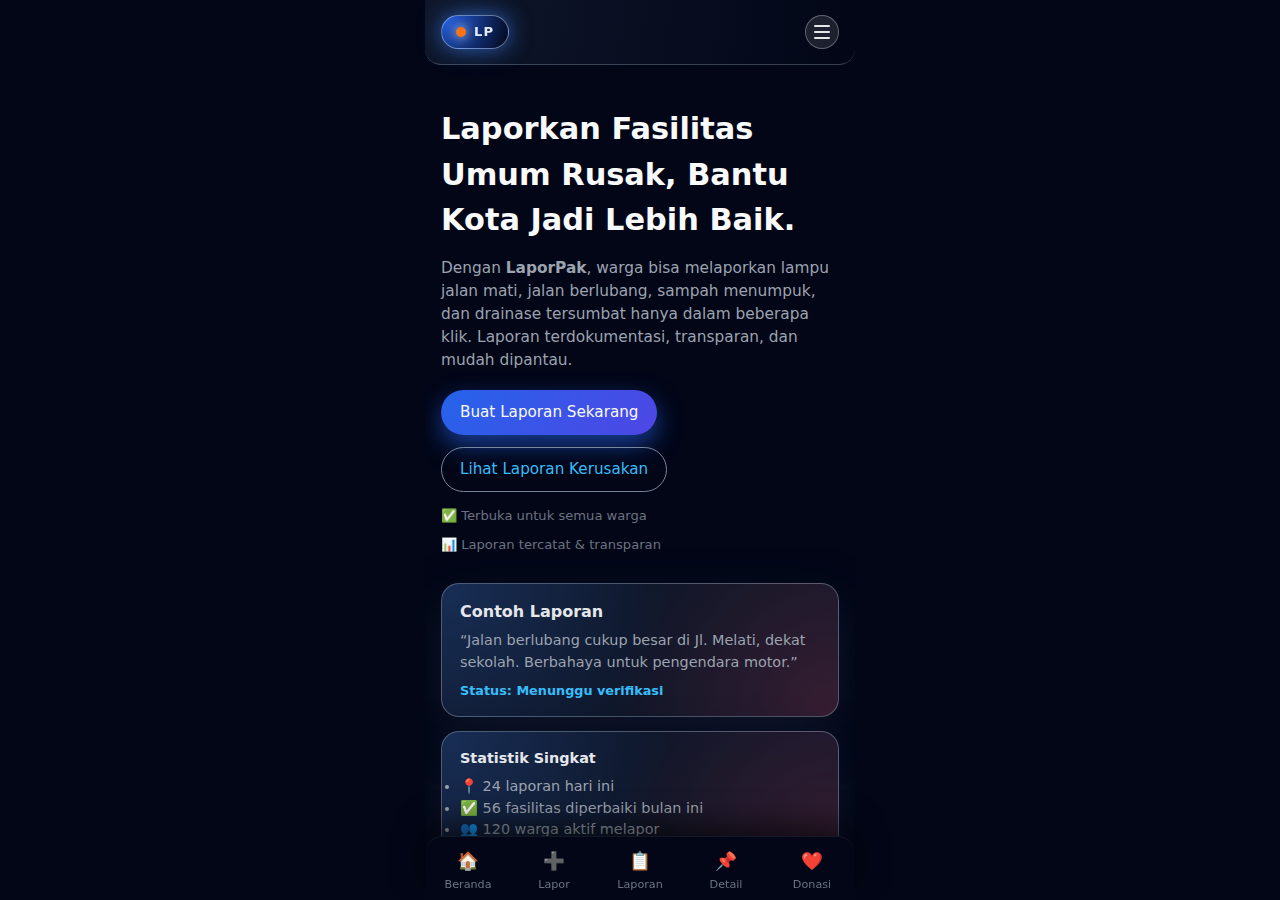
<file: index.html>
<!DOCTYPE html>
<html lang="id">
<head>
  <meta charset="UTF-8" />
  <meta name="viewport" content="width=device-width, initial-scale=1.0" />
  <title>LaporPak - Beranda</title>
  
  <link rel="stylesheet" href="assets/css/style.css" />
    <div class="app-shell">
    <div class="app-shell-inner">
</head>

<body>
  
  <!-- HEADER / NAVBAR -->
 <header class="site-header">
  <div class="container nav-container">
    <!-- Logo saja di kiri -->
  <a href="index.html" class="logo-link" aria-label="Kembali ke beranda">
        <div class="app-logo-pill">
          <span class="app-logo-dot"></span>
          <span class="app-logo-text">LP</span>
        </div>
      </a>

    <!-- Tombol hamburger di kanan -->
    <button class="menu-toggle" id="menuToggle" aria-label="Buka menu">
      <span class="menu-line"></span>
      <span class="menu-line"></span>
      <span class="menu-line"></span>
    </button>

    <!-- Menu mobile: isi hanya "Tentang" -->
    <ul class="nav-menu" id="navMenu">
      <li><a href="tentang.html">Tentang Aplikasi</a></li>
    </ul>
  </div>
</header>


  <!-- KONTEN UTAMA -->
  <main>
    <!-- SECTION HERO -->
    <section class="hero">
      <div class="container hero-inner">
        <div class="hero-content">
          <h1>Laporkan Fasilitas Umum Rusak, Bantu Kota Jadi Lebih Baik.</h1>
          <p>
            Dengan <strong>LaporPak</strong>, warga bisa melaporkan lampu jalan mati,
            jalan berlubang, sampah menumpuk, dan drainase tersumbat hanya dalam
            beberapa klik. Laporan terdokumentasi, transparan, dan mudah dipantau.
          </p>

          <div class="hero-actions">
            <a href="lapor.html" class="btn btn-primary" id="btnOpenDemo">
           Buat Laporan Sekarang
            </a>

            <a href="detail-laporan.html" class="btn btn-outline">
            Lihat Laporan Kerusakan
            </a>
          </div>

          <div class="hero-meta">
            <span>✅ Terbuka untuk semua warga</span>
            <span>📊 Laporan tercatat & transparan</span>
          </div>
        </div>

        <div class="hero-illustration">
          <!-- Sementara pakai box dummy, nanti bisa diganti gambar -->
          <div class="hero-card">
            <p class="hero-card-title">Contoh Laporan</p>
            <p class="hero-card-text">
              “Jalan berlubang cukup besar di Jl. Melati, dekat sekolah. Berbahaya
              untuk pengendara motor.”
            </p>
            <p class="hero-card-status">Status: Menunggu verifikasi</p>
          </div>

          <div class="hero-card small">
            <p class="hero-card-title">Statistik Singkat</p>
            <ul>
              <li>📍 24 laporan hari ini</li>
              <li>✅ 56 fasilitas diperbaiki bulan ini</li>
              <li>👥 120 warga aktif melapor</li>
            </ul>
          </div>
        </div>
      </div>
    </section>
  </main>

  <!-- FOOTER -->
  <footer class="site-footer">
    <div class="container footer-inner">
      <p>© 2025 Lapor Pak. Dibuat sebagai prototipe aplikasi sosial.</p>
      <p class="footer-links">
        <a href="tentang.html">Tentang</a> ·
        <a href="#!">Kebijakan</a> ·
        <a href="#!">Kontak</a>
      </p>
    </div>
  </footer>

  <script src="assets/js/menu.js"></script>
  <script src="assets/js/main.js"></script>
<nav class="bottom-nav">
  <a href="index.html" class="bottom-nav-item">
    <span class="bottom-nav-icon">🏠</span>
    <span class="bottom-nav-label">Beranda</span>
  </a>

  <a href="lapor.html" class="bottom-nav-item">
    <span class="bottom-nav-icon">➕</span>
    <span class="bottom-nav-label">Lapor</span>
  </a>

  <!-- <a href="peta.html" class="bottom-nav-item">
    <span class="bottom-nav-icon">🗺️</span>
    <span class="bottom-nav-label">Peta</span>
  </a> -->

  <a href="laporan-saya.html" class="bottom-nav-item">
    <span class="bottom-nav-icon">📋</span>
    <span class="bottom-nav-label">Laporan</span>
  </a>

  <a href="detail-laporan.html?id=lap1" class="bottom-nav-item">
    <span class="bottom-nav-icon">📌</span>
    <span class="bottom-nav-label">Detail</span>
  </a>

  <a href="donasi.html" class="bottom-nav-item">
    <span class="bottom-nav-icon">❤️</span>
    <span class="bottom-nav-label">Donasi</span>
  </a>
</nav>
<!-- MODAL DEMO APP -->
<div class="app-modal-backdrop" id="demoModal">
  <div class="app-modal">
    <button class="app-modal-close" data-modal-close>&times;</button>
    <h2 class="app-modal-title">Simulasi Kirim Laporan</h2>
    <p class="app-modal-text">
      Di versi aplikasi penuh, setelah klik <strong>Buat Laporan Sekarang</strong>,
      pengguna akan diarahkan ke form dengan GPS otomatis, upload foto, dan status
      pelacakan laporan.
    </p>
    <div class="app-modal-actions">
      <a href="lapor.html" class="btn btn-primary">Pergi ke Form Lapor</a>
      <button class="btn btn-outline" data-modal-close>Batal</button>
    </div>
  </div>
</div>


</body>
</html>
</file>
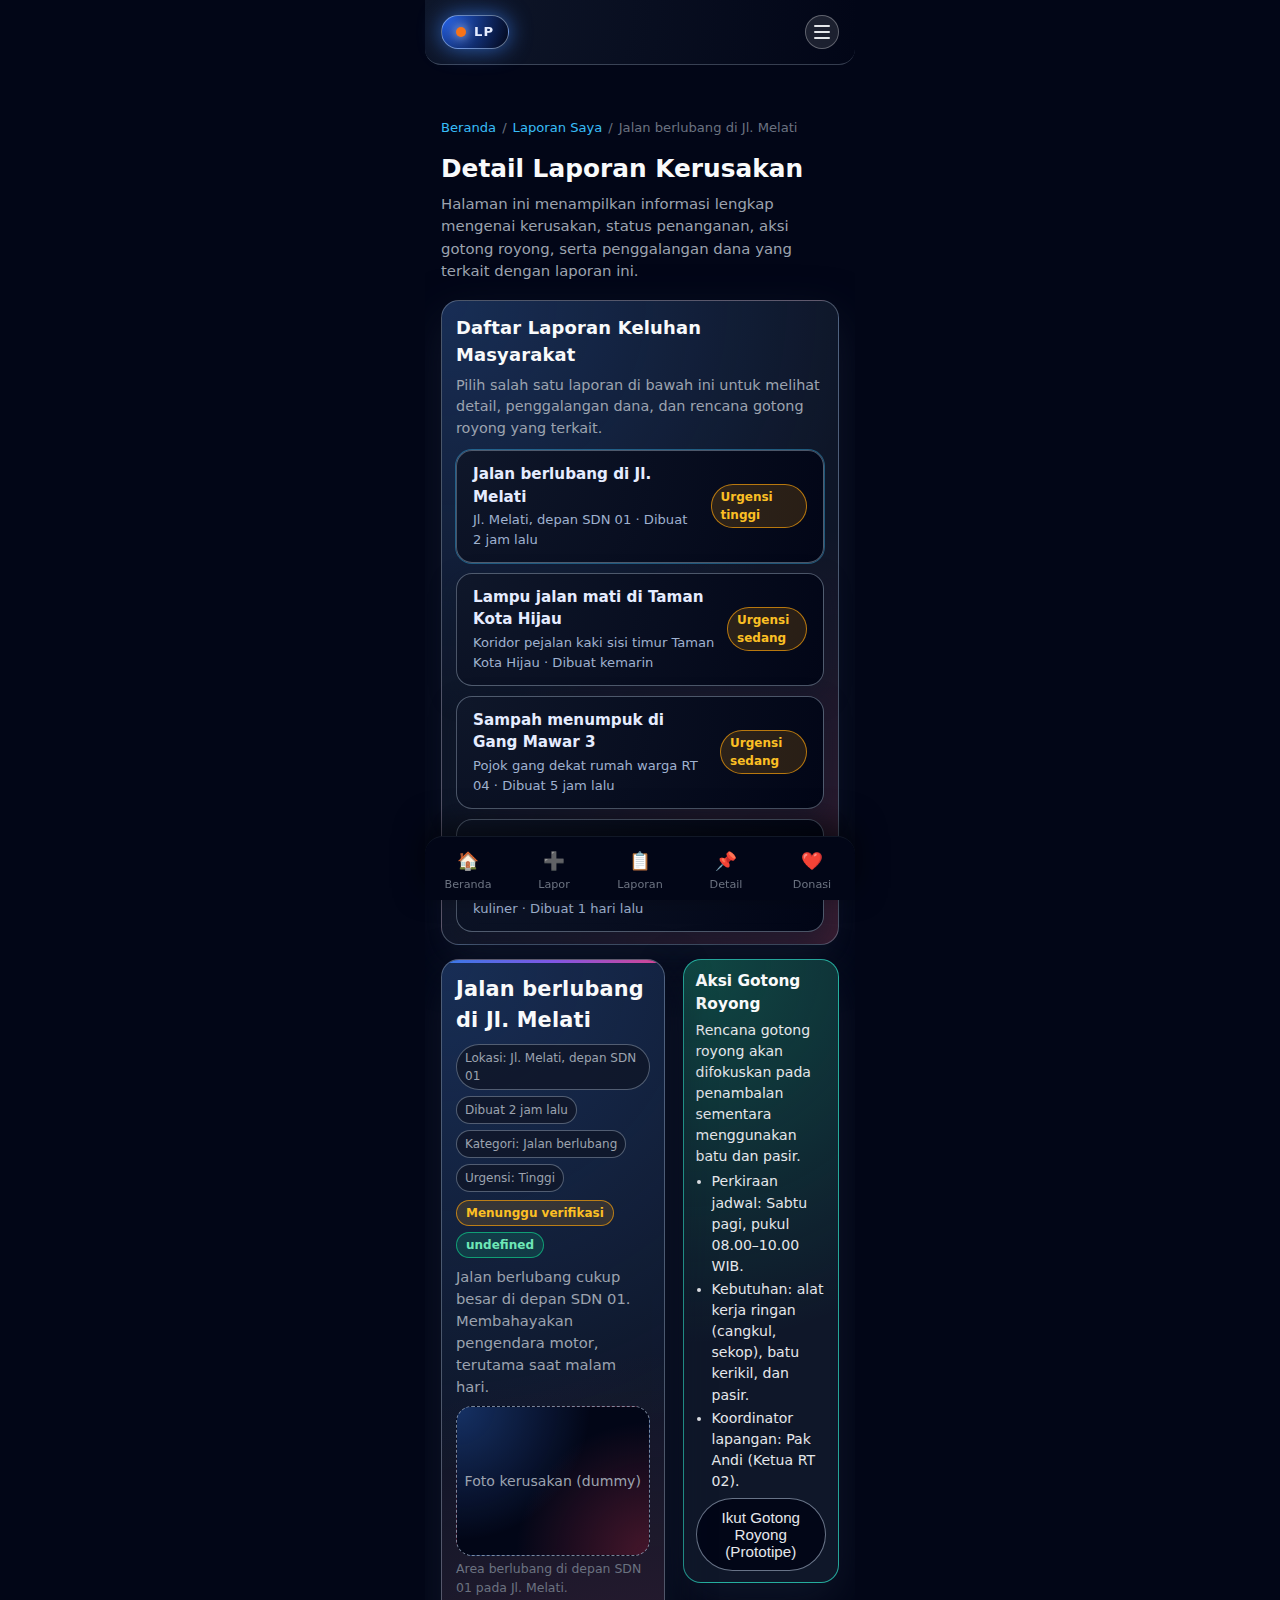
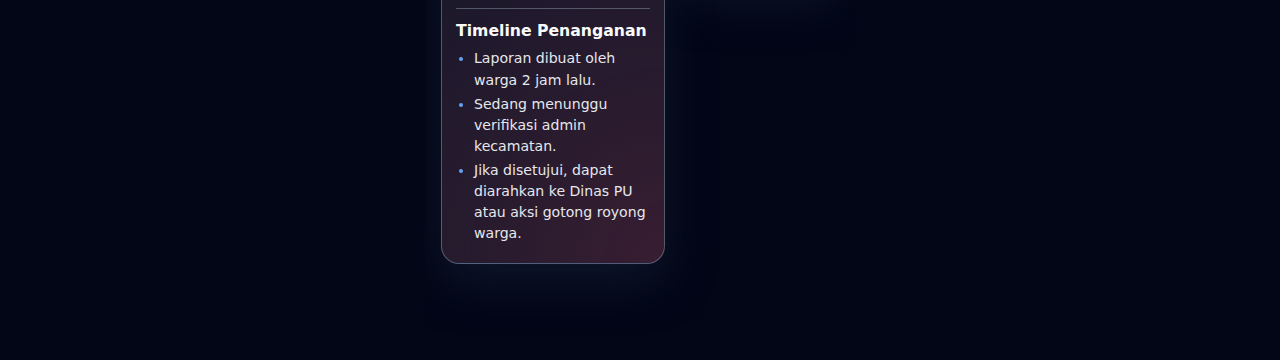
<file: detail-laporan.html>
<!DOCTYPE html>
<html lang="id">
<head>
  <meta charset="UTF-8" />
  <meta name="viewport" content="width=device-width, initial-scale=1.0" />
  <title>Lapor Pak - Detail Laporan</title>
  <link rel="stylesheet" href="assets/css/style.css" />
</head>
<body>
  <!-- HEADER / NAVBAR -->
     <div class="app-shell">
    <div class="app-shell-inner">
 <header class="site-header">
  <div class="container nav-container">
    <!-- Logo: jadi satu tombol yang link ke beranda -->
    <a href="index.html" class="logo-link" aria-label="Kembali ke beranda">
      <div class="app-logo-pill">
        <span class="app-logo-dot"></span>
        <span class="app-logo-text">LP</span>
      </div>
    </a>

    <!-- Hamburger -->
    <button
      class="menu-toggle"
      id="menuToggle"
      aria-label="Buka menu"
      aria-expanded="false"
    >
      <span class="menu-line"></span>
      <span class="menu-line"></span>
      <span class="menu-line"></span>
    </button>

    <!-- Menu dropdown (hanya Tentang) -->
    <nav class="nav-flyout">
      <ul class="nav-menu" id="navMenu">
        <li><a href="tentang.html">Tentang Aplikasi</a></li>
      </ul>
    </nav>
  </div>
</header>

  <!-- KONTEN UTAMA -->
   <!-- KONTEN UTAMA -->
  <main class="page-main" id="detailPage">
    <section class="page-section">
      <div class="container">

        <!-- Breadcrumb -->
        <nav class="breadcrumb" aria-label="Breadcrumb">
          <a href="index.html">Beranda</a>
          <span>/</span>
          <a href="laporan-saya.html">Laporan Saya</a>
          <span>/</span>
          <span id="detailBreadcrumbTitle">Detail Laporan</span>
        </nav>

        <!-- Judul halaman -->
        <header class="page-header">
          <h1>Detail Laporan Kerusakan</h1>
          <p>
            Halaman ini menampilkan informasi lengkap mengenai kerusakan, status penanganan,
            aksi gotong royong, serta penggalangan dana yang terkait dengan laporan ini.
          </p>
        </header>
                <!-- Daftar beberapa laporan keluhan masyarakat -->
        <section class="about-section">
          <div class="about-block">
            <h2>Daftar Laporan Keluhan Masyarakat</h2>
            <p style="font-size:0.9rem;margin-bottom:8px;">
              Pilih salah satu laporan di bawah ini untuk melihat detail, penggalangan dana,
              dan rencana gotong royong yang terkait.
            </p>
            <div id="communityList" class="community-list">
              <!-- Diisi via JavaScript dari communityReports -->
            </div>
          </div>
        </section>


        <!-- Layout 2 kolom: detail + dana -->
        <div class="detail-layout">
          <!-- Kolom kiri: detail laporan -->
          <section class="detail-main">
            <article class="detail-card">
              <h2 class="detail-title" id="detailJudul">Judul laporan</h2>

              <div class="detail-meta" id="detailMeta">
                <!-- Diisi via JS: lokasi, waktu, kategori, urgensi -->
              </div>

              <div class="detail-badges" id="detailBadges">
                <!-- Diisi via JS: badge status + tipe penanganan -->
              </div>

              <div class="detail-body">
                <p id="detailDeskripsi">
                  Deskripsi laporan akan muncul di sini.
                </p>
              </div>

              <!-- Dummy foto -->
              <div class="detail-photo">
                <div class="detail-photo-box">
                  <p>Foto kerusakan (dummy)</p>
                </div>
                <p class="detail-photo-caption" id="detailFotoCaption">
                  Ilustrasi area kerusakan.
                </p>
              </div>

              <!-- Timeline status / progres -->
              <section class="detail-timeline" aria-label="Timeline penanganan">
                <h3>Timeline Penanganan</h3>
                <ul id="detailTimelineList">
                  <!-- Diisi via JS -->
                </ul>
              </section>
            </article>
          </section>

          <!-- Kolom kanan: Penggalangan Dana + Gotong Royong -->
          <aside class="detail-side" aria-label="Penggalangan Dana & Gotong Royong">
          
            <!-- Seksi singkat gotong royong -->
            <section class="gotong-card">
              <h3>Aksi Gotong Royong</h3>
              <p id="gotongCatatan">
                Informasi rencana gotong royong akan muncul di sini.
              </p>
              <ul id="gotongInfoList">
                <!-- Diisi via JS -->
              </ul>
              <button type="button" class="btn btn-secondary">
                Ikut Gotong Royong (Prototipe)
              </button>
            </section>
          </aside>
          
        </div>
        
      </div>
    </section>
  </main>


  <!-- FOOTER -->
  <footer class="site-footer">
    <div class="container footer-inner">
      <p>© 2025 Lapor Pak. Dibuat sebagai prototipe aplikasi sosial.</p>
      <p class="footer-links">
        <a href="tentang.html">Tentang</a> ·
        <a href="#!">Kebijakan</a> ·
        <a href="#!">Kontak</a>
      </p>
    </div>
  </footer>

  <script src="assets/js/menu.js"></script>
  <script src="assets/js/main.js"></script>
<nav class="bottom-nav">
  <a href="index.html" class="bottom-nav-item">
    <span class="bottom-nav-icon">🏠</span>
    <span class="bottom-nav-label">Beranda</span>
  </a>

  <a href="lapor.html" class="bottom-nav-item">
    <span class="bottom-nav-icon">➕</span>
    <span class="bottom-nav-label">Lapor</span>
  </a>

  <!-- <a href="peta.html" class="bottom-nav-item">
    <span class="bottom-nav-icon">🗺️</span>
    <span class="bottom-nav-label">Peta</span>
  </a> -->

  <a href="laporan-saya.html" class="bottom-nav-item">
    <span class="bottom-nav-icon">📋</span>
    <span class="bottom-nav-label">Laporan</span>
  </a>

  <a href="detail-laporan.html?id=lap1" class="bottom-nav-item">
    <span class="bottom-nav-icon">📌</span>
    <span class="bottom-nav-label">Detail</span>
  </a>

  <a href="donasi.html" class="bottom-nav-item">
    <span class="bottom-nav-icon">❤️</span>
    <span class="bottom-nav-label">Donasi</span>
  </a>
</nav>



</body>
</html>
</file>
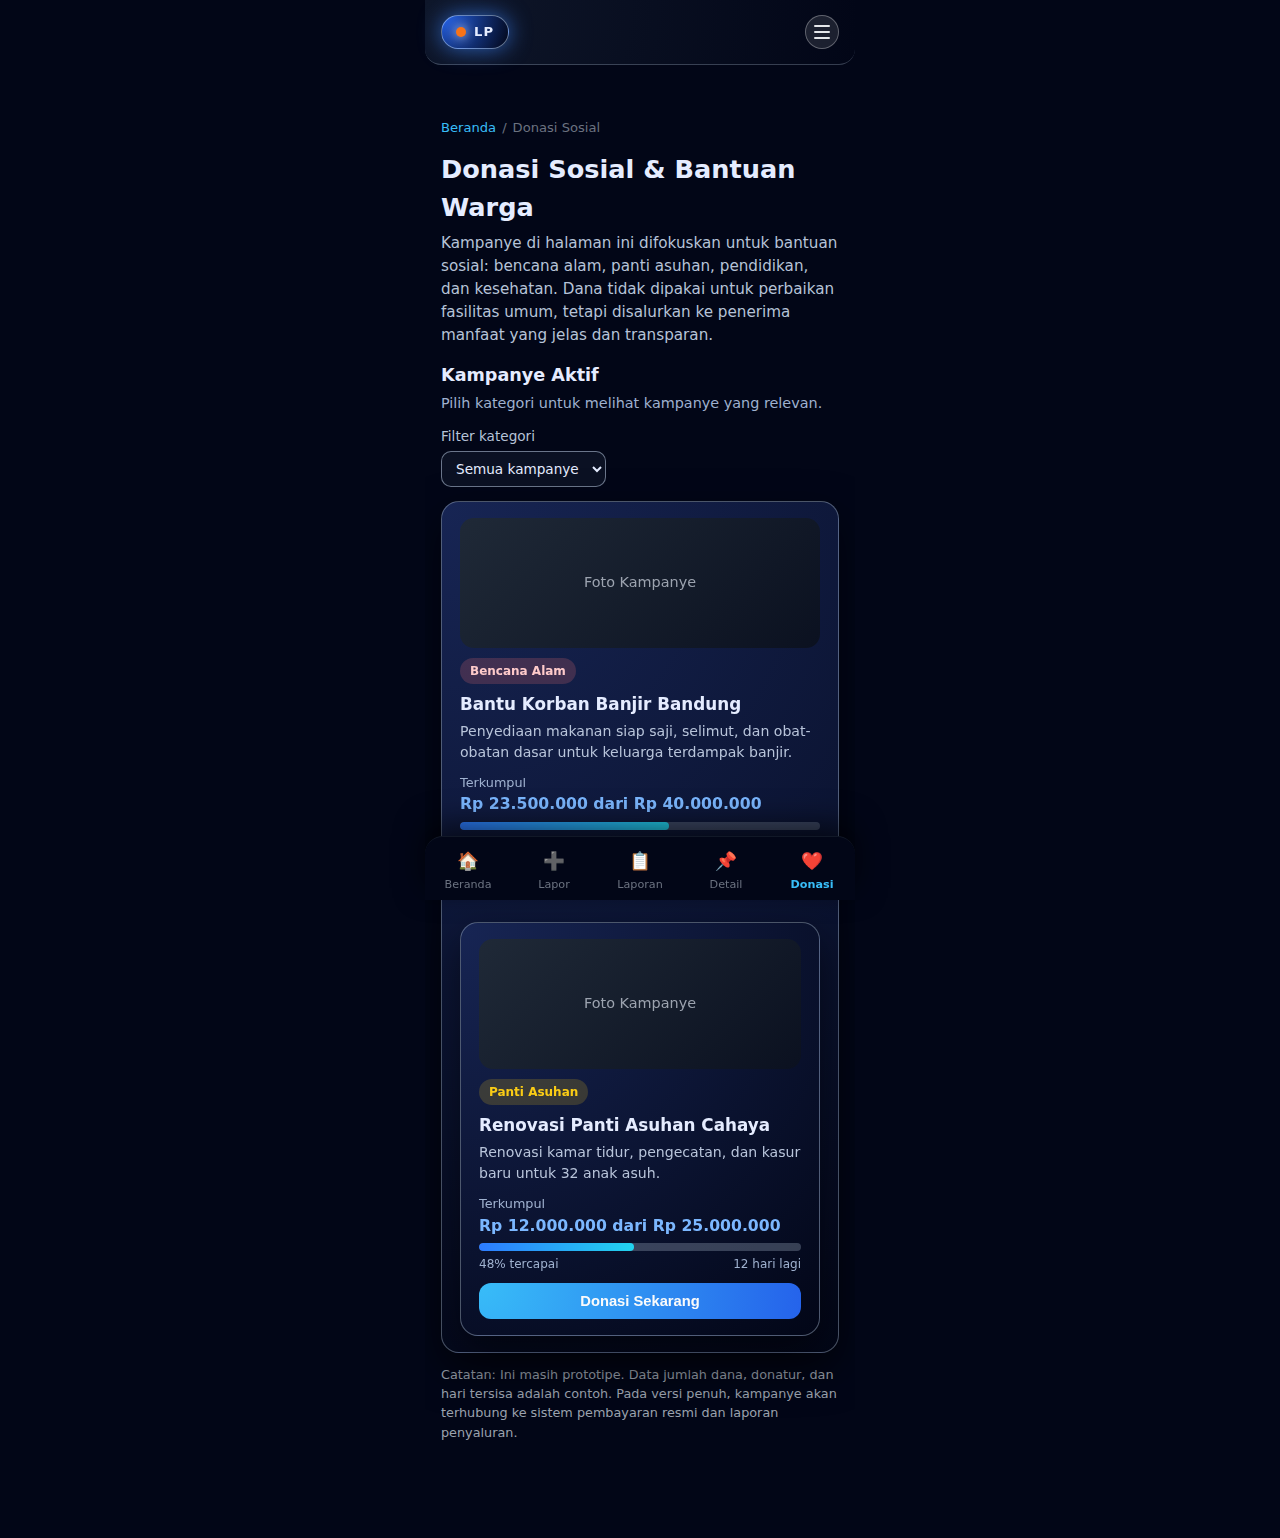
<file: donasi.html>
<!DOCTYPE html>
<html lang="id">
 <head>
  <meta charset="UTF-8" />
  <title>Lapor Pak</title>
  <meta name="viewport" content="width=device-width, initial-scale=1" />
   <link rel="stylesheet" href="assets/css/style.css" />

</head>

  <body>
      <div class="app-shell">
    <div class="app-shell-inner">
    <!-- HEADER -->
<header class="site-header">
  <div class="container nav-container">
    <!-- LOGO (SAMA DI SEMUA HALAMAN) -->
     <a href="index.html" class="logo-link" aria-label="Kembali ke beranda">
        <div class="app-logo-pill">
          <span class="app-logo-dot"></span>
          <span class="app-logo-text">LP</span>
        </div>
      </a>

    <!-- HAMBURGER -->
    <button class="menu-toggle" id="menuToggle" aria-label="Buka menu">
      <span class="menu-line"></span>
      <span class="menu-line"></span>
      <span class="menu-line"></span>
    </button>

    <!-- NAV DROPDOWN: hanya Tentang -->
    <nav>
      <ul class="nav-menu" id="navMenu">
        <li><a href="tentang.html">Tentang Aplikasi</a></li>
      </ul>
    </nav>
  </div>
</header>



    <!-- MAIN -->
    <main class="page-main">
      <section class="page-section">
        <div class="container">
          <!-- Breadcrumb -->
          <nav class="breadcrumb">
            <a href="index.html">Beranda</a>
            <span>/</span>
            <span>Donasi Sosial</span>
          </nav>

          <!-- Header halaman donasi -->
          <header class="donasi-header">
            <h1>Donasi Sosial & Bantuan Warga</h1>
            <p>
              Kampanye di halaman ini difokuskan untuk bantuan sosial:
              bencana alam, panti asuhan, pendidikan, dan kesehatan.
              Dana tidak dipakai untuk perbaikan fasilitas umum,
              tetapi disalurkan ke penerima manfaat yang jelas dan transparan.
            </p>
          </header>

          <!-- Topbar: info + filter -->
          <div class="donasi-topbar">
            <div class="donasi-info">
              <h2>Kampanye Aktif</h2>
              <p>Pilih kategori untuk melihat kampanye yang relevan.</p>
            </div>
            <div class="donasi-filter">
              <label for="donasiFilter">Filter kategori</label>
              <select id="donasiFilter">
                <option value="semua">Semua kampanye</option>
                <option value="bencana">Bencana Alam</option>
                <option value="panti">Panti Asuhan</option>
                <option value="pendidikan">Pendidikan</option>
                <option value="kesehatan">Kesehatan</option>
                <option value="sosial">Sosial Umum</option>
              </select>
            </div>
          </div>

          <!-- Grid kampanye -->
          <div class="donasi-grid" id="donasiList">

            <!-- Card 1 -->
           <article
  class="donasi-card"
  data-kategori="bencana"
  data-terkumpul="23500000"
  data-target="40000000"
>
  <div class="donasi-thumb">Foto Kampanye</div>

  <div class="donasi-badge badge-bencana">Bencana Alam</div>

  <h3 class="donasi-title">Bantu Korban Banjir Bandung</h3>
  <p class="donasi-desc">
    Penyediaan makanan siap saji, selimut, dan obat-obatan
    dasar untuk keluarga terdampak banjir.
  </p>

  <div class="donasi-stats">
    <div class="donasi-target">Terkumpul</div>
    <div class="donasi-nominal">
      Rp 23.500.000 dari Rp 40.000.000
    </div>
  </div>

  <div class="donasi-progress-track">
    <div class="donasi-progress-fill" style="width: 58%"></div>
  </div>

  <div class="donasi-progress-meta">
    <span>58% tercapai</span>
    <span>7 hari lagi</span>
  </div>

  <button class="donasi-button">Donasi Sekarang</button>
<!-- Card 2 -->
<article
  class="donasi-card"
  data-kategori="panti"
  data-terkumpul="12000000"
  data-target="25000000"
>
  <div class="donasi-thumb">Foto Kampanye</div>

  <div class="donasi-badge badge-panti">Panti Asuhan</div>

  <h3 class="donasi-title">
    Renovasi Panti Asuhan Cahaya
  </h3>
  <p class="donasi-desc">
    Renovasi kamar tidur, pengecatan, dan kasur baru
    untuk 32 anak asuh.
  </p>

  <div class="donasi-stats">
    <div class="donasi-target">Terkumpul</div>
    <div class="donasi-nominal">
      Rp 12.000.000 dari Rp 25.000.000
    </div>
  </div>

  <div class="donasi-progress-track">
    <div class="donasi-progress-fill" style="width: 48%"></div>
  </div>

  <div class="donasi-progress-meta">
    <span>48% tercapai</span>
    <span>12 hari lagi</span>
  </div>

  <button class="donasi-button">Donasi Sekarang</button>
</article>


          </div>

          <!-- FORM DONASI (MODAL) -->
<div id="donasiModal" class="donasi-modal hidden">
  <div class="donasi-modal-content">
    <h3>Form Donasi</h3>

    <label>Nama</label>
    <input type="text" id="donasiNama" placeholder="Nama Anda">

    <label>Nominal Donasi</label>
    <input type="number" id="donasiNominal" placeholder="Contoh: 50000">

    <label>Pesan (Opsional)</label>
    <textarea id="donasiPesan" placeholder="Tuliskan pesan..."></textarea>

    <button class="btn-submit-donasi" id="btnSubmitDonasi">Kirim Donasi</button>

    <button class="btn-close-donasi" id="btnCloseDonasi">Batal</button>
  </div>
</div>


          <!-- Catatan prototipe -->
          <p class="donasi-note">
            Catatan: Ini masih prototipe. Data jumlah dana, donatur, dan
            hari tersisa adalah contoh. Pada versi penuh, kampanye akan
            terhubung ke sistem pembayaran resmi dan laporan penyaluran.
          </p>
        </div>
      </section>
    </main>

    <!-- BOTTOM NAV -->
    <nav class="bottom-nav">
      <a href="index.html" class="bottom-nav-item">
        <span class="bottom-nav-icon">🏠</span>
        <span class="bottom-nav-label">Beranda</span>
      </a>

      <a href="lapor.html" class="bottom-nav-item">
        <span class="bottom-nav-icon">➕</span>
        <span class="bottom-nav-label">Lapor</span>
      </a>

      <!-- <a href="peta.html" class="bottom-nav-item">
        <span class="bottom-nav-icon">🗺️</span>
        <span class="bottom-nav-label">Peta</span>
      </a> -->

      <a href="laporan-saya.html" class="bottom-nav-item">
        <span class="bottom-nav-icon">📋</span>
        <span class="bottom-nav-label">Laporan</span>
      </a>

      <a href="detail-laporan.html?id=lap1" class="bottom-nav-item">
        <span class="bottom-nav-icon">📌</span>
        <span class="bottom-nav-label">Detail</span>
      </a>

      <a href="donasi.html" class="bottom-nav-item active">
        <span class="bottom-nav-icon">❤️</span>
        <span class="bottom-nav-label">Donasi</span>
      </a>
    </nav>
   <script src="assets/js/menu.js"></script>
    <script src="assets/js/main.js"></script>
  </body>
</html>
</file>
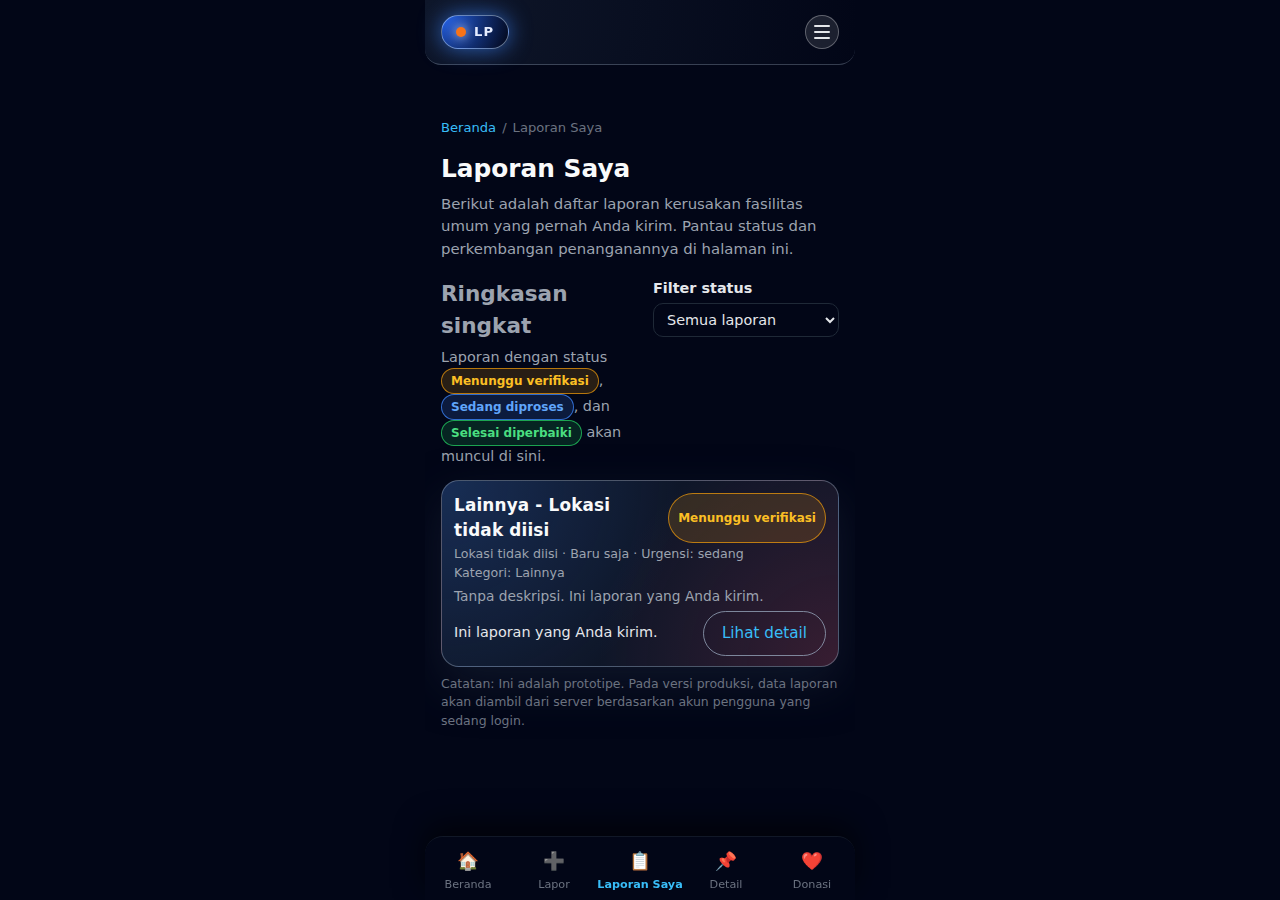
<file: lapor.html>
<!DOCTYPE html>
<html lang="id">
<head>
  <meta charset="UTF-8" />
  <meta name="viewport" content="width=device-width, initial-scale=1.0" />
  <title>LaporPak - Laporan Saya</title>
  <link rel="stylesheet" href="assets/css/style.css" />
</head>
<body>
  <!-- FRAME APLIKASI -->
  <div class="app-shell">
    <div class="app-shell-inner">

      <!-- HEADER -->
      <header class="site-header">
        <div class="container nav-container">
          <!-- Logo -->
          <a href="index.html" class="logo-link" aria-label="Kembali ke beranda">
            <div class="app-logo-pill">
              <span class="app-logo-dot"></span>
              <span class="app-logo-text">LP</span>
            </div>
          </a>

          <!-- Hamburger -->
          <button class="menu-toggle" id="menuToggle" aria-label="Buka menu">
            <span class="menu-line"></span>
            <span class="menu-line"></span>
            <span class="menu-line"></span>
          </button>

          <!-- Menu dropdown -->
          <ul class="nav-menu" id="navMenu">
            <li><a href="tentang.html">Tentang Aplikasi</a></li>
          </ul>
        </div>
      </header>

      <!-- KONTEN UTAMA -->
      <main class="page-main">
        <section class="page-section">
          <div class="container">

            <!-- Breadcrumb -->
            <nav class="breadcrumb" aria-label="Breadcrumb">
              <a href="index.html">Beranda</a>
              <span>/</span>
              <span>Laporan Saya</span>
            </nav>

            <!-- Judul + intro -->
            <header class="page-header">
              <h1>Laporan Saya</h1>
              <p>
                Berikut adalah daftar laporan kerusakan fasilitas umum yang pernah Anda kirim.
                Pantau status dan perkembangan penanganannya di halaman ini.
              </p>
            </header>

            <!-- RINGKASAN + FILTER -->
            <div class="myreports-topbar">
              <div class="myreports-summary">
                <h2>Ringkasan singkat</h2>
                <p class="myreports-summary-text">
                  Laporan dengan status
                  <span class="badge badge-wait">Menunggu verifikasi</span>,
                  <span class="badge badge-process">Sedang diproses</span>, dan
                  <span class="badge badge-done">Selesai diperbaiki</span>
                  akan muncul di sini.
                </p>
              </div>

              <div class="myreports-filter">
                <label for="filterStatus">Filter status</label>
                <select id="filterStatus">
                  <option value="semua">Semua laporan</option>
                  <option value="menunggu">Menunggu verifikasi</option>
                  <option value="proses">Sedang diproses</option>
                  <option value="selesai">Selesai diperbaiki</option>
                </select>
              </div>
            </div>

            <!-- LIST LAPORAN SAYA -->
            <section class="myreports-list" id="myReportList">
              <!-- contoh dummy yang sudah rapi -->
              <article class="myreport-card" data-status="menunggu">
                <div class="myreport-header">
                  <h3 class="myreport-title">Lainnya - Lokasi tidak diisi</h3>
                  <span class="badge badge-wait myreport-badge">Menunggu verifikasi</span>
                </div>
                <div class="myreport-meta">
                  Lokasi tidak diisi · Baru saja · Urgensi: sedang<br/>
                  Kategori: Lainnya
                </div>
                <p class="myreport-desc">
                  Tanpa deskripsi. Ini laporan yang Anda kirim.
                </p>
                <div class="myreport-footer">
                  <div class="myreport-note-small">Ini laporan yang Anda kirim.</div>
                  <div class="myreport-actions">
                    <a href="detail-laporan.html?id=lap1" class="btn btn-outline btn-sm">
                      Lihat detail
                    </a>
                  </div>
                </div>
              </article>

              <!-- Tambah laporan dummy lain seperti biasa -->
              <!-- ... -->
            </section>

            <p class="myreports-note">
              Catatan: Ini adalah prototipe. Pada versi produksi, data laporan akan diambil dari server
              berdasarkan akun pengguna yang sedang login.
            </p>

          </div>
        </section>
      </main>

    </div> <!-- /app-shell-inner -->

    <!-- BOTTOM NAV DALAM app-shell -->
    <nav class="bottom-nav">
      <a href="index.html" class="bottom-nav-item">
        <span class="bottom-nav-icon">🏠</span>
        <span class="bottom-nav-label">Beranda</span>
      </a>
      <a href="lapor.html" class="bottom-nav-item">
        <span class="bottom-nav-icon">➕</span>
        <span class="bottom-nav-label">Lapor</span>
      </a>
      <a href="laporan-saya.html" class="bottom-nav-item active">
        <span class="bottom-nav-icon">📋</span>
        <span class="bottom-nav-label">Laporan Saya</span>
      </a>
      <a href="detail-laporan.html?id=lap1" class="bottom-nav-item">
        <span class="bottom-nav-icon">📌</span>
        <span class="bottom-nav-label">Detail</span>
      </a>
      <a href="donasi.html" class="bottom-nav-item">
        <span class="bottom-nav-icon">❤️</span>
        <span class="bottom-nav-label">Donasi</span>
      </a>
    </nav>
  </div> <!-- /app-shell -->

  <!-- SCRIPT -->
  <script src="assets/js/menu.js"></script>
  <script src="assets/js/main.js"></script>
</body>
</html>
</file>
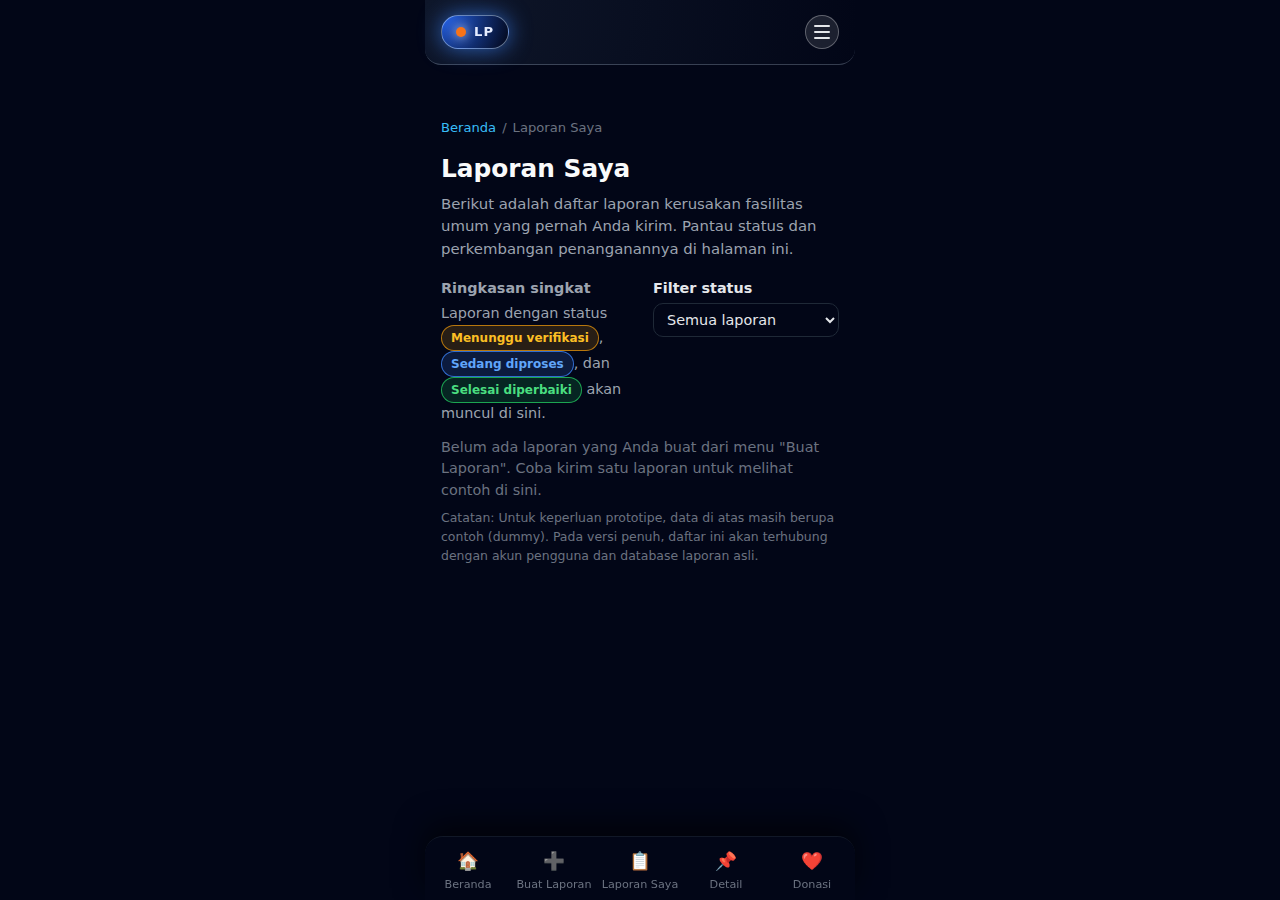
<file: laporan-saya.html>
<!DOCTYPE html>
<html lang="id">
<head>
  <meta charset="UTF-8" />
  <meta name="viewport" content="width=device-width, initial-scale=1.0" />
  <title>LaporPak - Laporan Saya</title>
  <link rel="stylesheet" href="assets/css/style.css" />
</head>
<body>
  <!-- HEADER / NAVBAR -->
  <header class="site-header">
  <div class="container nav-container">
    <!-- Logo saja di kiri -->
    <a href="index.html" class="logo-link" aria-label="Kembali ke beranda">
        <div class="app-logo-pill">
          <span class="app-logo-dot"></span>
          <span class="app-logo-text">LP</span>
        </div>
      </a>

    <!-- Tombol hamburger di kanan -->
    <button class="menu-toggle" id="menuToggle" aria-label="Buka menu">
      <span class="menu-line"></span>
      <span class="menu-line"></span>
      <span class="menu-line"></span>
    </button>

    <!-- Menu mobile: isi hanya "Tentang" -->
    <ul class="nav-menu" id="navMenu">
      <li><a href="tentang.html">Tentang Aplikasi</a></li>
    </ul>
  </div>
</header>


  <!-- KONTEN UTAMA -->
  <main class="page-main">
    <section class="page-section">
      <div class="container">

        <!-- Breadcrumb -->
        <nav class="breadcrumb" aria-label="Breadcrumb">
          <a href="index.html">Beranda</a>
          <span>/</span>
          <span>Laporan Saya</span>
        </nav>

        <!-- Judul halaman -->
        <header class="page-header">
          <h1>Laporan Saya</h1>
          <p>
            Berikut adalah daftar laporan kerusakan fasilitas umum yang pernah Anda kirim.
            Pantau status dan perkembangan penanganannya di halaman ini.
          </p>
        </header>

        <!-- Filter + Ringkasan -->
        <div class="myreports-topbar">
          <div class="myreports-summary">
            <p><strong>Ringkasan singkat</strong></p>
            <p class="myreports-summary-text">
              Laporan dengan status <span class="badge badge-wait">Menunggu verifikasi</span>,
              <span class="badge badge-process">Sedang diproses</span>, dan
              <span class="badge badge-done">Selesai diperbaiki</span> akan muncul di sini.
            </p>
          </div>

          <div class="myreports-filter">
            <label for="filterMyStatus">Filter status</label>
            <select id="filterMyStatus">
              <option value="semua">Semua laporan</option>
              <option value="menunggu">Menunggu verifikasi</option>
              <option value="diproses">Sedang diproses</option>
              <option value="selesai">Selesai diperbaiki</option>
            </select>
          </div>
        </div>

        <!-- List laporan saya -->
        <section class="myreports-list" id="myReportsList" aria-label="Daftar laporan saya">
          <!-- Diisi via JS (dummy) -->
        </section>

        <p class="myreports-note">
          Catatan: Untuk keperluan prototipe, data di atas masih berupa contoh (dummy). Pada versi penuh,
          daftar ini akan terhubung dengan akun pengguna dan database laporan asli.
        </p>
      </div>
    </section>
  </main>

  <!-- FOOTER -->
  <footer class="site-footer">
    <div class="container footer-inner">
      <p>© 2025 LaporPak. Dibuat sebagai prototipe aplikasi sosial.</p>
      <p class="footer-links">
        <a href="tentang.html">Tentang</a> ·
        <a href="#!">Kebijakan</a> ·
        <a href="#!">Kontak</a>
      </p>
    </div>
  </footer>

  <script src="assets/js/menu.js"></script>
  <script src="assets/js/main.js"></script>
<nav class="bottom-nav">
  <a href="index.html" class="bottom-nav-item">
    <span class="bottom-nav-icon">🏠</span>
    <span class="bottom-nav-label">Beranda</span>
  </a>
  <a href="lapor.html" class="bottom-nav-item">
    <span class="bottom-nav-icon">➕</span>
    <span class="bottom-nav-label">Buat Laporan</span>
  </a>
  <!-- <a href="peta.html" class="bottom-nav-item">
    <span class="bottom-nav-icon">🗺️</span>
    <span class="bottom-nav-label">Peta</span>
  </a> -->
  <a href="laporan-saya.html" class="bottom-nav-item">
    <span class="bottom-nav-icon">📋</span>
    <span class="bottom-nav-label">Laporan Saya</span>
  </a>
   <a href="detail-laporan.html?id=lap1" class="bottom-nav-item">
    <span class="bottom-nav-icon">📌</span>
    <span class="bottom-nav-label">Detail</span>
  </a>

  <a href="donasi.html" class="bottom-nav-item">
    <span class="bottom-nav-icon">❤️</span>
    <span class="bottom-nav-label">Donasi</span>
  </a>
</nav>


</body>
</html>
</file>
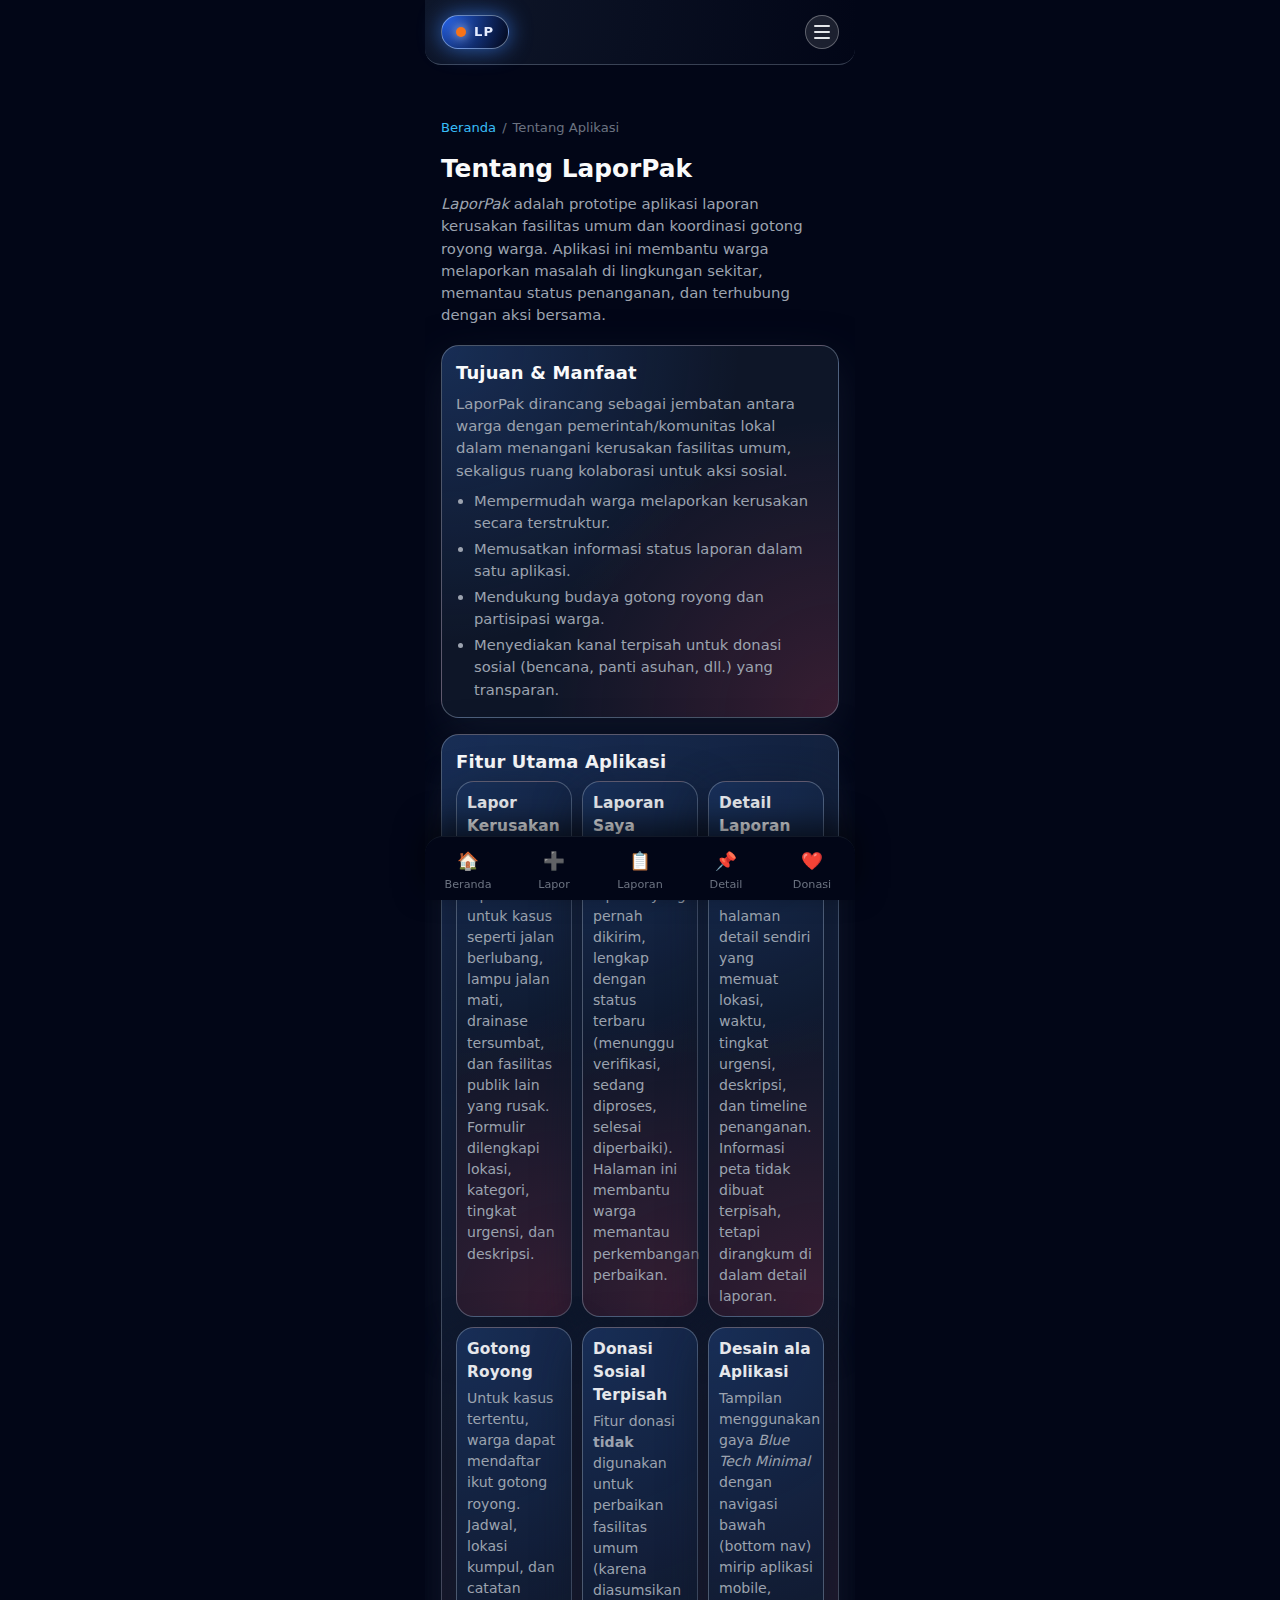
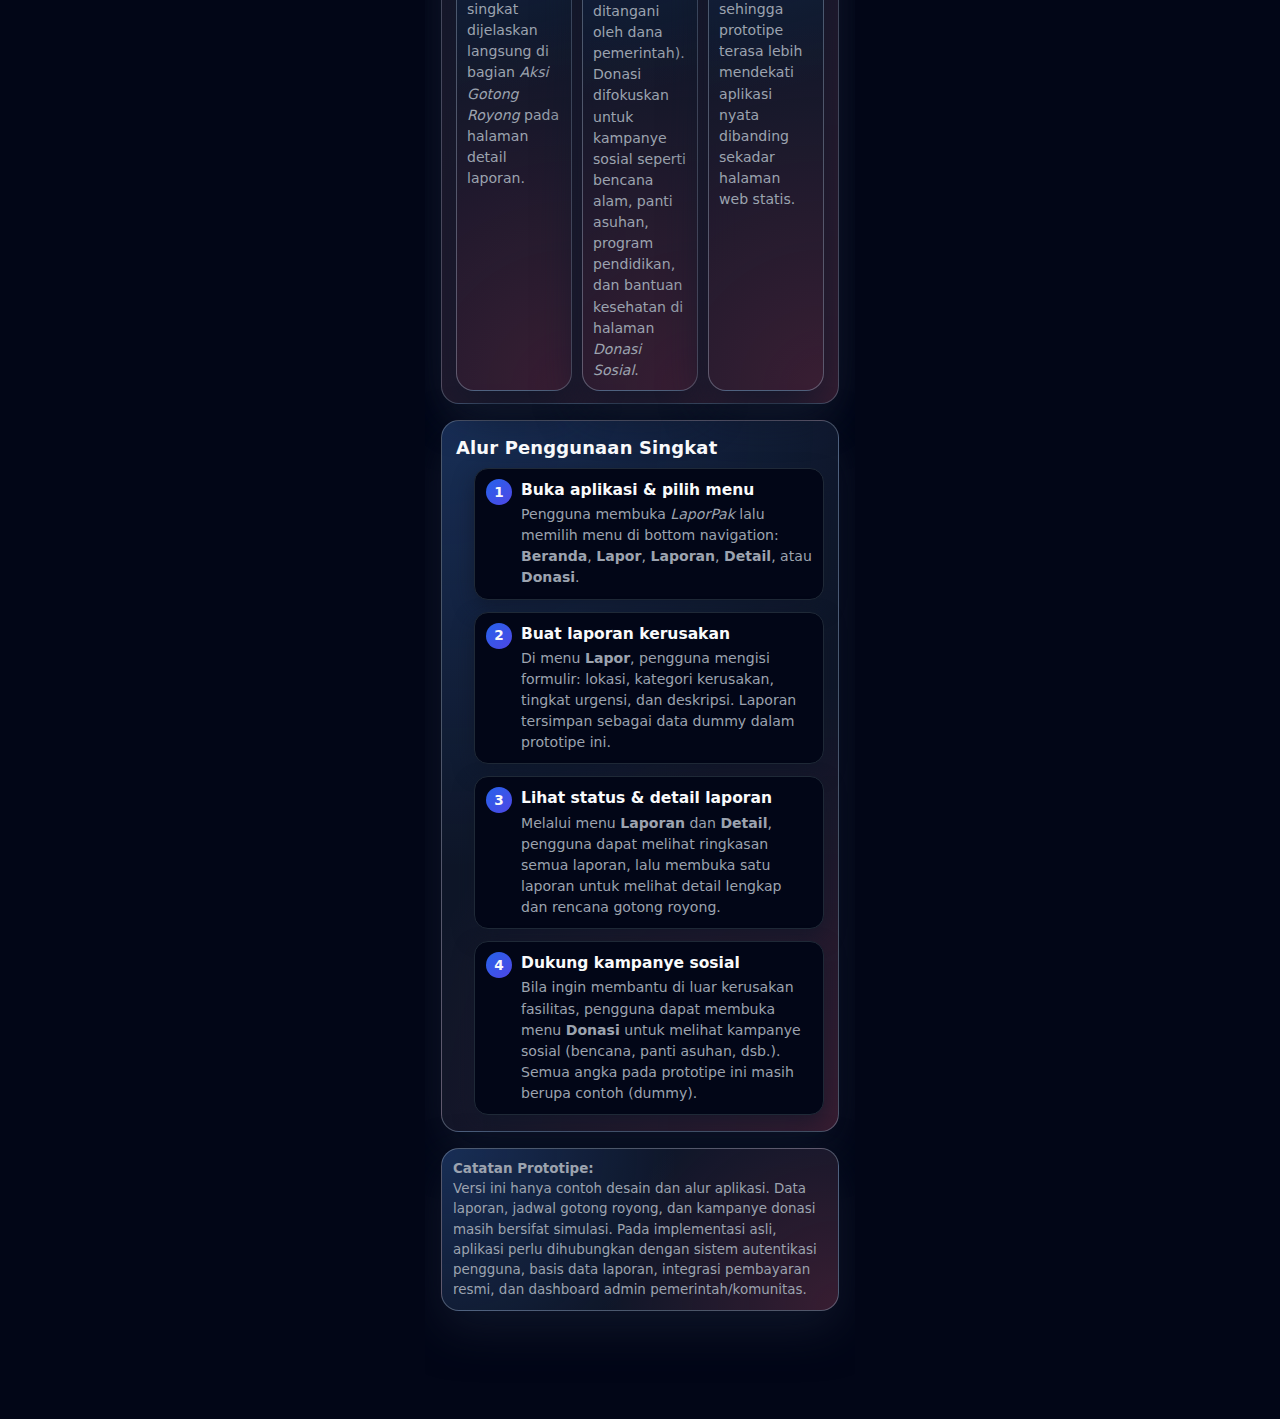
<file: tentang.html>
<!DOCTYPE html>
<html lang="id">
<head>
  <meta charset="UTF-8" />
  <meta name="viewport" content="width=device-width, initial-scale=1.0" />
  <title>Tentang Aplikasi – LaporPak</title>
  <link rel="stylesheet" href="assets/css/style.css" />
</head>
<body>

  <!-- HEADER / NAVBAR -->
  <header class="site-header">
    <div class="container nav-container">
      <!-- Logo: tombol ke beranda -->
      <a href="index.html" class="logo-link" aria-label="Kembali ke beranda">
        <div class="app-logo-pill">
          <span class="app-logo-dot"></span>
          <span class="app-logo-text">LP</span>
        </div>
      </a>

      <!-- Hamburger -->
      <button
        class="menu-toggle"
        id="menuToggle"
        aria-label="Buka menu"
        aria-expanded="false"
      >
        <span class="menu-line"></span>
        <span class="menu-line"></span>
        <span class="menu-line"></span>
      </button>

      <!-- Flyout menu (hanya 1 item, karena ini prototipe) -->
      <nav class="nav-flyout">
        <ul class="nav-menu" id="navMenu">
          <li><a href="tentang.html">Tentang Aplikasi</a></li>
        </ul>
      </nav>
    </div>
  </header>

  <!-- KONTEN UTAMA -->
  <main class="page-main">
    <section class="page-section">
      <div class="container">

        <!-- Breadcrumb -->
        <nav class="breadcrumb" aria-label="Breadcrumb">
          <a href="index.html">Beranda</a>
          <span>/</span>
          <span>Tentang Aplikasi</span>
        </nav>

        <!-- Header halaman -->
        <header class="page-header">
          <h1>Tentang LaporPak</h1>
          <p>
            <em>LaporPak</em> adalah prototipe aplikasi laporan kerusakan
            fasilitas umum dan koordinasi gotong royong warga. Aplikasi ini
            membantu warga melaporkan masalah di lingkungan sekitar, memantau
            status penanganan, dan terhubung dengan aksi bersama.
          </p>
        </header>

        <!-- SECTION 1: Gambaran umum -->
        <section class="about-section">
          <div class="about-block">
            <h2>Tujuan & Manfaat</h2>
            <p class="about-intro">
              LaporPak dirancang sebagai jembatan antara warga dengan
              pemerintah/komunitas lokal dalam menangani kerusakan fasilitas
              umum, sekaligus ruang kolaborasi untuk aksi sosial.
            </p>
            <ul>
              <li>Mempermudah warga melaporkan kerusakan secara terstruktur.</li>
              <li>Memusatkan informasi status laporan dalam satu aplikasi.</li>
              <li>Mendukung budaya gotong royong dan partisipasi warga.</li>
              <li>
                Menyediakan kanal terpisah untuk donasi sosial (bencana, panti
                asuhan, dll.) yang transparan.
              </li>
            </ul>
          </div>
        </section>

        <!-- SECTION 2: Fitur utama -->
        <section class="about-section">
          <div class="about-block">
            <h2>Fitur Utama Aplikasi</h2>

            <div class="about-grid">
              <div class="about-card">
                <h3>Lapor Kerusakan</h3>
                <p>
                  Warga dapat membuat laporan baru untuk kasus seperti jalan
                  berlubang, lampu jalan mati, drainase tersumbat, dan fasilitas
                  publik lain yang rusak. Formulir dilengkapi lokasi, kategori,
                  tingkat urgensi, dan deskripsi.
                </p>
              </div>

              <div class="about-card">
                <h3>Laporan Saya</h3>
                <p>
                  Menampilkan riwayat laporan yang pernah dikirim, lengkap
                  dengan status terbaru (menunggu verifikasi, sedang diproses,
                  selesai diperbaiki). Halaman ini membantu warga memantau
                  perkembangan perbaikan.
                </p>
              </div>

              <div class="about-card">
                <h3>Detail Laporan</h3>
                <p>
                  Setiap laporan memiliki halaman detail sendiri yang memuat
                  lokasi, waktu, tingkat urgensi, deskripsi, dan timeline
                  penanganan. Informasi peta tidak dibuat terpisah, tetapi
                  dirangkum di dalam detail laporan.
                </p>
              </div>

              <div class="about-card">
                <h3>Gotong Royong</h3>
                <p>
                  Untuk kasus tertentu, warga dapat mendaftar ikut gotong
                  royong. Jadwal, lokasi kumpul, dan catatan singkat dijelaskan
                  langsung di bagian
                  <em>Aksi Gotong Royong</em> pada halaman detail laporan.
                </p>
              </div>

              <div class="about-card">
                <h3>Donasi Sosial Terpisah</h3>
                <p>
                  Fitur donasi <strong>tidak</strong> digunakan untuk perbaikan
                  fasilitas umum (karena diasumsikan ditangani oleh dana
                  pemerintah). Donasi difokuskan untuk kampanye sosial seperti
                  bencana alam, panti asuhan, program pendidikan, dan bantuan
                  kesehatan di halaman <em>Donasi Sosial</em>.
                </p>
              </div>

              <div class="about-card">
                <h3>Desain ala Aplikasi</h3>
                <p>
                  Tampilan menggunakan gaya <em>Blue Tech Minimal</em> dengan
                  navigasi bawah (bottom nav) mirip aplikasi mobile, sehingga
                  prototipe terasa lebih mendekati aplikasi nyata dibanding
                  sekadar halaman web statis.
                </p>
              </div>
            </div>
          </div>
        </section>

        <!-- SECTION 3: Alur penggunaan -->
        <section class="about-section">
          <div class="about-block">
            <h2>Alur Penggunaan Singkat</h2>
            <ul class="steps-list">
              <li class="step-item">
                <div class="step-number">1</div>
                <div class="step-body">
                  <h3>Buka aplikasi & pilih menu</h3>
                  <p>
                    Pengguna membuka <em>LaporPak</em> lalu memilih menu di
                    bottom navigation: <strong>Beranda</strong>,
                    <strong>Lapor</strong>, <strong>Laporan</strong>,
                    <strong>Detail</strong>, atau <strong>Donasi</strong>.
                  </p>
                </div>
              </li>

              <li class="step-item">
                <div class="step-number">2</div>
                <div class="step-body">
                  <h3>Buat laporan kerusakan</h3>
                  <p>
                    Di menu <strong>Lapor</strong>, pengguna mengisi formulir:
                    lokasi, kategori kerusakan, tingkat urgensi, dan deskripsi.
                    Laporan tersimpan sebagai data dummy dalam prototipe ini.
                  </p>
                </div>
              </li>

              <li class="step-item">
                <div class="step-number">3</div>
                <div class="step-body">
                  <h3>Lihat status & detail laporan</h3>
                  <p>
                    Melalui menu <strong>Laporan</strong> dan
                    <strong>Detail</strong>, pengguna dapat melihat ringkasan
                    semua laporan, lalu membuka satu laporan untuk melihat
                    detail lengkap dan rencana gotong royong.
                  </p>
                </div>
              </li>

              <li class="step-item">
                <div class="step-number">4</div>
                <div class="step-body">
                  <h3>Dukung kampanye sosial</h3>
                  <p>
                    Bila ingin membantu di luar kerusakan fasilitas, pengguna
                    dapat membuka menu <strong>Donasi</strong> untuk melihat
                    kampanye sosial (bencana, panti asuhan, dsb.). Semua angka
                    pada prototipe ini masih berupa contoh (dummy).
                  </p>
                </div>
              </li>
            </ul>
          </div>
        </section>

        <!-- SECTION 4: Batasan prototipe -->
        <section class="about-section">
          <div class="about-block about-highlight">
            <strong>Catatan Prototipe:</strong>
            <br />
            Versi ini hanya contoh desain dan alur aplikasi. Data laporan,
            jadwal gotong royong, dan kampanye donasi masih bersifat simulasi.
            Pada implementasi asli, aplikasi perlu dihubungkan dengan sistem
            autentikasi pengguna, basis data laporan, integrasi pembayaran
            resmi, dan dashboard admin pemerintah/komunitas.
          </div>
        </section>

      </div>
    </section>
  </main>

  <!-- FOOTER -->
  <footer class="site-footer">
    <div class="container footer-inner">
      <p>© 2025 LaporPak. Dibuat sebagai prototipe aplikasi sosial.</p>
      <p class="footer-links">
        <a href="tentang.html">Tentang</a> ·
        <a href="#!">Kebijakan</a> ·
        <a href="#!">Kontak</a>
      </p>
    </div>
  </footer>

  <!-- BOTTOM NAV (konsisten dengan halaman lain) -->
  <nav class="bottom-nav">
    <a href="index.html" class="bottom-nav-item">
      <span class="bottom-nav-icon">🏠</span>
      <span class="bottom-nav-label">Beranda</span>
    </a>

    <a href="lapor.html" class="bottom-nav-item">
      <span class="bottom-nav-icon">➕</span>
      <span class="bottom-nav-label">Lapor</span>
    </a>

    <a href="laporan-saya.html" class="bottom-nav-item">
      <span class="bottom-nav-icon">📋</span>
      <span class="bottom-nav-label">Laporan</span>
    </a>

    <a href="detail-laporan.html?id=lap1" class="bottom-nav-item">
      <span class="bottom-nav-icon">📌</span>
      <span class="bottom-nav-label">Detail</span>
    </a>

    <a href="donasi.html" class="bottom-nav-item">
      <span class="bottom-nav-icon">❤️</span>
      <span class="bottom-nav-label">Donasi</span>
    </a>
  </nav>

  <!-- JS -->
  <script src="assets/js/menu.js"></script>
  <script src="assets/js/main.js"></script>
</body>
</html>
</file>
<file: assets/css/style.css>
/* ==========================================
   RESET & BASE
========================================== */

* {
  margin: 0;
  padding: 0;
  box-sizing: border-box;
}

html {
  width: 100%;
  overflow-x: hidden;  /* cegah geser kiri-kanan */
}

/* Ukuran app seperti HP (±430px) di desktop */
body {
  max-width: 430px;      /* lebar "layar aplikasi" */
  margin: 0 auto;        /* di-tengah secara horizontal */
  min-height: 100vh;
  font-family: system-ui, -apple-system, BlinkMacSystemFont, "Segoe UI",
    sans-serif;
  background:
    radial-gradient(120% 160% at 0% 0%, rgba(59, 130, 246, 0.35), transparent 45%),
    radial-gradient(140% 180% at 100% 0%, rgba(139, 92, 246, 0.4), transparent 55%),
    #020617;
  color: #e5e7eb;
  line-height: 1.5;
  overflow-x: hidden;
}


:root {
  --bg-body: #0b1220;           /* dark tech background */
  --bg-surface: #0f172a;        /* panel lebih terang */
  --bg-card: #0b1120;           /* kartu gelap */
  --bg-card-soft: #020617;      /* variasi kartu */

  --primary: #2563eb;           /* biru utama */
  --primary-soft: #38bdf8;      /* biru tosca lembut */
  --primary-dark: #1d4ed8;

  --accent: #22c55e;            /* hijau status oke */
  --warning: #fbbf24;
  --danger: #f97316;

  --border-soft: #1f2937;
  --border-strong: #111827;

  --text-main: #e5e7eb;
  --text-muted: #9ca3af;
  --text-soft: #6b7280;

  --radius-lg: 18px;
  --radius-md: 14px;
  --radius-sm: 10px;

  --shadow-soft: 0 18px 40px rgba(15, 23, 42, 0.7);
  --shadow-card: 0 14px 30px rgba(15, 23, 42, 0.6);

  --nav-height: 64px;
  --bottom-nav-height: 64px;
}

body {
  font-family: system-ui, -apple-system, BlinkMacSystemFont, "Segoe UI",
    sans-serif;
  background: radial-gradient(circle at top, #111827 0, #020617 45%, #000 100%);
  color: var(--text-main);
  line-height: 1.5;
}

/* Link */
a {
  text-decoration: none;
  color: inherit;
}

/* Container umum */
.container {
  width: 100%;
  max-width: 1100px;
  margin: 0 auto;
  padding: 0 16px;
}

/* Hilangkan footer (ini pure app) */
.site-footer {
  display: none !important;
}

/* ==========================================
   HEADER / NAVBAR
========================================== */
/* =======================
   HEADER – BLUE TECH APP
   ======================= */
.site-header {
  position: sticky;
  top: 0;
  z-index: 80;
  background: radial-gradient(circle at top left, #0f172a, #020617);
  border-bottom: 1px solid rgba(148, 163, 184, 0.35);
  backdrop-filter: blur(20px);
}

.nav-container {
  display: flex;
  align-items: center;
  justify-content: space-between;
  height: 64px;
}

/* Logo pill */
.logo-link {
  display: inline-flex;
  align-items: center;
  text-decoration: none;
}

.app-logo-pill {
  display: inline-flex;
  align-items: center;
  gap: 8px;
  padding: 6px 14px;
  border-radius: 999px;
  background: radial-gradient(circle at top left, #2563eb, #020617);
  box-shadow: 0 0 22px rgba(59, 130, 246, 0.7);
  border: 1px solid rgba(191, 219, 254, 0.5);
}

.app-logo-dot {
  width: 10px;
  height: 10px;
  border-radius: 999px;
  background: #f97316;
  box-shadow: 0 0 12px rgba(248, 250, 252, 0.9);
}

.app-logo-text {
  font-size: 0.82rem;
  font-weight: 700;
  letter-spacing: 0.08em;
  text-transform: uppercase;
  color: #e5ecff;
}

/* Hamburger */
.menu-toggle {
    display: flex;
    flex-direction: column;
    justify-content: center;
    gap: 4px;

    width: 34px;
    height: 34px;

    background: rgba(255,255,255,0.1);
    border: 1px solid rgba(255,255,255,0.3);
    border-radius: 50%;

    cursor: pointer;
    margin-left: auto;
}

.menu-line {
  height: 2px;
  width: 60%;
  margin: 0 auto;
  border-radius: 999px;
  background: #e5ecff;
  transition: transform 0.2s ease, opacity 0.2s ease, width 0.2s ease;
}

/* Animasi saat menu terbuka */
.menu-toggle.is-open .menu-line:nth-child(1) {
  transform: translateY(5px) rotate(45deg);
  width: 70%;
}

.menu-toggle.is-open .menu-line:nth-child(2) {
  opacity: 0;
}

.menu-toggle.is-open .menu-line:nth-child(3) {
  transform: translateY(-5px) rotate(-45deg);
  width: 70%;
}

/* Flyout menu (mobile) */
.nav-flyout {
  position: relative;
}

.nav-menu {
  position: absolute;
  right: 0;
  top: 52px;
  min-width: 180px;
  background: rgba(15, 23, 42, 0.96);
  border-radius: 16px;
  padding: 8px 10px;
  border: 1px solid rgba(148, 163, 184, 0.6);
  list-style: none;
  display: none;
  box-shadow: 0 18px 40px rgba(0, 0, 0, 0.75);
    z-index: 120; /* ← tambahkan ini */

}

.nav-menu.is-open {
  display: block;
}

.nav-menu li {
  margin: 2px 0;
}

.nav-menu a {
  display: block;
  padding: 7px 10px;
  border-radius: 10px;
  font-size: 0.88rem;
  color: #e5ecff;
}

.nav-menu a:hover {
  background: rgba(37, 99, 235, 0.25);
}

/* Desktop: bisa disembunyikan atau dijadikan inline kalau mau */
@media (min-width: 768px) {
  .nav-menu {
    top: 56px;
  }
}


/* HAMBURGER (mobile) */
/* .menu-toggle {
  display: none;
  flex-direction: column;
  justify-content: center;
  align-items: center;
  gap: 4px;
  width: 34px;
  height: 34px;
  border-radius: 999px;
  border: 1px solid rgba(148, 163, 184, 0.4);
  background: radial-gradient(circle at 30% 0, #1e293b, #020617 70%);
  cursor: pointer;
  box-shadow: 0 10px 25px rgba(15, 23, 42, 0.85);
} */

.menu-toggle:hover {
  border-color: rgba(248, 250, 252, 0.8);
}

.menu-line {
  height: 2px;
  width: 16px;
  background-color: #e5e7eb;
  border-radius: 999px;
}

/* ==========================================
   HERO (index.html)
========================================== */
.hero {
  padding: 26px 0 40px;
}

.hero-inner {
  display: flex;
  gap: 28px;
  align-items: flex-start;
  justify-content: space-between;
  flex-wrap: wrap;
}

.hero-content {
  flex: 1 1 320px;
}

.hero-content h1 {
  font-size: 1.9rem;
  margin-bottom: 14px;
  color: #f9fafb;
}

.hero-content p {
  font-size: 0.96rem;
  color: var(--text-muted);
  margin-bottom: 18px;
}

.hero-actions {
  display: flex;
  flex-wrap: wrap;
  gap: 12px;
  margin-bottom: 14px;
}

.hero-meta {
  display: flex;
  flex-wrap: wrap;
  gap: 10px;
  font-size: 0.82rem;
  color: var(--text-soft);
}

/* Ilustrasi / card di kanan */
.hero-illustration {
  flex: 1 1 280px;
  display: flex;
  flex-direction: column;
  gap: 14px;
}

.hero-card {
  background: radial-gradient(circle at top left, #1e293b, #020617 70%);
  border-radius: var(--radius-lg);
  padding: 16px 18px;
  box-shadow: var(--shadow-card);
  border: 1px solid rgba(148, 163, 184, 0.25);
}

.hero-card.small {
  font-size: 0.9rem;
}

.hero-card-title {
  font-weight: 600;
  margin-bottom: 6px;
  color: #e5e7eb;
}

.hero-card-text {
  font-size: 0.9rem;
  color: var(--text-muted);
  margin-bottom: 8px;
}

.hero-card-status {
  font-size: 0.8rem;
  color: var(--primary-soft);
  font-weight: 600;
}

/* ==========================================
   BUTTONS
========================================== */
.btn {
  display: inline-flex;
  align-items: center;
  justify-content: center;
  padding: 10px 18px;
  border-radius: 999px;
  font-size: 0.95rem;
  cursor: pointer;
  border: 1px solid transparent;
  transition: all 0.16s ease-out;
}

/* Primary */
.btn-primary {
  background: linear-gradient(135deg, var(--primary), #4f46e5);
  color: #f9fafb;
  box-shadow: 0 10px 25px rgba(37, 99, 235, 0.6);
}

.btn-primary:hover {
  transform: translateY(-1px);
  box-shadow: 0 14px 32px rgba(37, 99, 235, 0.75);
}

/* Outline */
.btn-outline {
  background-color: transparent;
  color: var(--primary-soft);
  border-color: rgba(148, 163, 184, 0.8);
}

.btn-outline:hover {
  background-color: rgba(15, 23, 42, 0.9);
  border-color: var(--primary-soft);
}

/* Secondary (deteksi lokasi, dst) */
.btn.btn-secondary {
  background-color: #020617;
  color: #e5e7eb;
  border-color: rgba(148, 163, 184, 0.7);
}

.btn.btn-secondary:hover {
  background-color: #020617;
  border-color: var(--primary-soft);
}

/* ==========================================
   LAYOUT HALAMAN (UMUM)
========================================== */
.page-main {
  padding-bottom: calc(var(--bottom-nav-height) + 18px);
}

.page-section {
  padding-top: 22px;
}

/* Breadcrumb */
.breadcrumb {
  font-size: 0.82rem;
  color: var(--text-soft);
  margin-bottom: 12px;
  display: flex;
  align-items: center;
  gap: 6px;
}

.breadcrumb a {
  color: var(--primary-soft);
}

.breadcrumb a:hover {
  color: #e5e7eb;
}

/* Header halaman */
.page-header {
  margin-bottom: 18px;
}

.page-header h1 {
  font-size: 1.55rem;
  margin-bottom: 6px;
  color: #f9fafb;
}

.page-header p {
  font-size: 0.93rem;
  color: var(--text-muted);
}

/* ==========================================
   FORM LAPORAN (lapor.html)
========================================== */
.report-layout {
  display: flex;
  gap: 20px;
  align-items: flex-start;
  margin-top: 6px;
}

/* Kartu form */
.form-card {
  flex: 3;
  background: radial-gradient(circle at top, #111827, #020617 65%);
  border-radius: var(--radius-lg);
  padding: 18px 16px 18px;
  box-shadow: var(--shadow-card);
  border: 1px solid var(--border-soft);
}

/* Tips di samping */
.report-tips {
  flex: 2;
  background: #020617;
  border-radius: var(--radius-lg);
  padding: 16px 16px 18px;
  border: 1px solid var(--border-soft);
  font-size: 0.9rem;
  color: var(--text-muted);
}

.report-tips h2 {
  font-size: 1.02rem;
  margin-bottom: 6px;
  color: #e5e7eb;
}

.report-tips h3 {
  font-size: 0.96rem;
  margin-top: 10px;
  margin-bottom: 4px;
  color: #e5e7eb;
}

.report-tips ul {
  padding-left: 18px;
  margin-bottom: 10px;
}

.report-tips li {
  margin-bottom: 6px;
}

.tips-highlight {
  margin-top: 8px;
  padding: 9px 10px;
  border-radius: var(--radius-md);
  background: rgba(37, 99, 235, 0.12);
  border: 1px dashed rgba(129, 140, 248, 0.9);
  font-size: 0.82rem;
  color: #bfdbfe;
}

/* Form */
.report-form {
  display: flex;
  flex-direction: column;
  gap: 12px;
  font-size: 0.94rem;
}

.form-group {
  display: flex;
  flex-direction: column;
  gap: 4px;
}

.form-group label {
  font-weight: 600;
  color: #e5e7eb;
}

.required {
  color: #fb7185;
}

.form-hint {
  font-size: 0.79rem;
  color: var(--text-soft);
}

.form-note {
  margin-top: 6px;
  font-size: 0.78rem;
  color: var(--text-soft);
}

.form-row {
  display: flex;
  gap: 10px;
}

.form-row .form-group {
  flex: 1;
}

/* Inputs */
.report-form input[type="text"],
.report-form input[type="file"],
.report-form select,
.report-form textarea {
  font: inherit;
  padding: 9px 10px;
  border-radius: var(--radius-sm);
  border: 1px solid var(--border-soft);
  background-color: #020617;
  outline: none;
  color: var(--text-main);
  transition: border-color 0.15s ease, box-shadow 0.15s ease,
    background-color 0.15s ease;
}

.report-form input[type="file"] {
  padding: 7px 8px;
}

.report-form textarea {
  resize: vertical;
  min-height: 110px;
}

.report-form input:focus,
.report-form select:focus,
.report-form textarea:focus {
  border-color: var(--primary-soft);
  box-shadow: 0 0 0 1px rgba(56, 189, 248, 0.35);
  background-color: #020617;
}

/* Baris lokasi + tombol */
.location-row {
  display: flex;
  gap: 8px;
}

/* Aksi form */
.form-actions {
  display: flex;
  flex-wrap: wrap;
  gap: 10px;
  margin-top: 6px;
}

/* Perapihan khusus layout form lapor */
.report-layout {
  display: flex;
  gap: 20px;
  align-items: flex-start;
  margin-top: 6px;
}

/* Biar kartu form & tips fleksibel dan tidak kepotong */
.form-card,
.report-tips {
  min-width: 0;
}

/* Di layar kecil, tumpuk ke bawah supaya tidak sempit */
@media (max-width: 900px) {
  .report-layout {
    flex-direction: column;
  }

  .form-card,
  .report-tips {
    width: 100%;
  }
}

/* ==========================================
   HALAMAN PETA (peta.html)
========================================== */
.map-layout {
  display: flex;
  gap: 20px;
  align-items: flex-start;
  margin-top: 10px;
}

/* Sidebar kiri */
.map-sidebar {
  flex: 1.2;
  display: flex;
  flex-direction: column;
  gap: 12px;
}

.map-filters {
  background: #020617;
  border-radius: var(--radius-lg);
  padding: 14px 14px 12px;
  box-shadow: var(--shadow-card);
  border: 1px solid var(--border-soft);
}

.map-filters h2 {
  font-size: 1.02rem;
  margin-bottom: 8px;
  color: #e5e7eb;
}

.map-list {
  margin-top: 4px;
  background: #020617;
  border-radius: var(--radius-lg);
  padding: 10px 10px 6px;
  box-shadow: var(--shadow-card);
  max-height: 420px;
  overflow-y: auto;
}

/* Card laporan di sidebar */
.map-item {
  padding: 9px 8px;
  border-bottom: 1px solid var(--border-soft);
  font-size: 0.88rem;
}

.map-item:last-child {
  border-bottom: none;
}

.map-item-title {
  font-weight: 600;
  margin-bottom: 2px;
  color: #f9fafb;
}

.map-item-meta {
  font-size: 0.8rem;
  color: var(--text-soft);
  margin-bottom: 3px;
}

.map-item-status {
  font-size: 0.78rem;
  font-weight: 600;
}

/* Status color */
.status-menunggu {
  color: var(--warning);
}

.status-diproses {
  color: var(--primary-soft);
}

.status-selesai {
  color: var(--accent);
}

/* Panel peta kanan */
.map-panel {
  flex: 2;
  background: radial-gradient(circle at top, #111827, #020617 60%);
  border-radius: var(--radius-lg);
  padding: 14px 16px 16px;
  box-shadow: var(--shadow-card);
  border: 1px solid var(--border-soft);
}

.map-header h2 {
  font-size: 1.05rem;
  margin-bottom: 4px;
  color: #e5e7eb;
}

.map-header p {
  font-size: 0.9rem;
  color: var(--text-muted);
}

/* Placeholder peta */
.map-placeholder {
  margin-top: 12px;
  border-radius: var(--radius-lg);
  padding: 12px 12px 14px;
  background: radial-gradient(circle at 10% 0, #1d4ed8, #020617 70%);
  border: 1px solid rgba(56, 189, 248, 0.5);
}

.map-placeholder-title {
  font-weight: 600;
  margin-bottom: 4px;
  color: #e0f2fe;
}

.map-placeholder-text {
  font-size: 0.88rem;
  color: #e5e7eb;
  margin-bottom: 10px;
}

/* Legenda */
.map-legend {
  display: flex;
  flex-wrap: wrap;
  gap: 8px;
  align-items: center;
  font-size: 0.78rem;
  margin-bottom: 8px;
}

.legend-item {
  display: inline-flex;
  align-items: center;
  gap: 4px;
}

.legend-dot {
  width: 9px;
  height: 9px;
  border-radius: 999px;
  display: inline-block;
}

.legend-high {
  background-color: #ef4444;
}

.legend-medium {
  background-color: #f97316;
}

.legend-low {
  background-color: #eab308;
}

.legend-done {
  background-color: #22c55e;
}

/* Grid dummy titik lokasi */
/* ========== PETA – GRID AREA LAPORAN (BARU) ========== */

.map-grid {
  margin-top: 12px;
  display: grid;
  grid-template-columns: repeat(2, minmax(0, 1fr));
  gap: 12px;
}

@media (min-width: 768px) {
  .map-grid {
    grid-template-columns: repeat(3, minmax(0, 1fr));
  }
}

.map-cell {
  position: relative;
  border-radius: 18px;
  padding: 12px 12px 14px;
  font-size: 0.8rem;
  color: #e5ecff;
  cursor: pointer;
  box-shadow: 0 16px 40px rgba(0, 0, 0, 0.7);
  border: 1px solid rgba(148, 163, 184, 0.55);
  background: radial-gradient(circle at top left, #1f2937, #020617);
  transition: transform 0.22s ease, box-shadow 0.22s ease,
    border-color 0.22s ease, background 0.22s ease;
}

.map-cell:hover {
  transform: translateY(-4px) scale(1.01);
  box-shadow: 0 22px 50px rgba(0, 0, 0, 0.9);
}

/* badge urgensi kecil di pojok kanan atas */
.map-cell-badge {
  position: absolute;
  top: 8px;
  right: 8px;
  font-size: 0.7rem;
  padding: 3px 8px;
  border-radius: 999px;
  border: 1px solid rgba(148, 163, 184, 0.6);
  background: rgba(15, 23, 42, 0.9);
}

/* judul & meta */
.map-cell-title {
  font-weight: 600;
  margin-bottom: 4px;
  padding-right: 64px; /* ruang untuk badge */
}

.map-cell-location {
  font-size: 0.75rem;
  color: #9fb1cf;
  margin-bottom: 2px;
}

.map-cell-meta {
  font-size: 0.75rem;
  color: #9ca3af;
}

/* WARNA BERDASARKAN URGENSI */
.map-cell.urgensi-tinggi {
  border-color: rgba(248, 113, 113, 0.9);
}

.map-cell.urgensi-tinggi .map-cell-badge {
  background: rgba(127, 29, 29, 0.95);
  color: #fecaca;
}

.map-cell.urgensi-sedang {
  border-color: rgba(249, 115, 22, 0.85);
}

.map-cell.urgensi-sedang .map-cell-badge {
  background: rgba(124, 45, 18, 0.95);
  color: #fed7aa;
}

.map-cell.urgensi-rendah {
  border-color: rgba(250, 204, 21, 0.85);
}

.map-cell.urgensi-rendah .map-cell-badge {
  background: rgba(113, 63, 18, 0.95);
  color: #facc15;
}


/* ==========================================
   HALAMAN LAPORAN SAYA
========================================== */
.myreports-topbar {
  display: flex;
  flex-wrap: wrap;
  gap: 14px;
  align-items: flex-start;
  justify-content: space-between;
  margin-bottom: 12px;
}

.myreports-summary {
  flex: 2;
  font-size: 0.9rem;
  color: var(--text-muted);
}

.myreports-summary-text {
  margin-top: 4px;
}

.myreports-filter {
  flex: 1;
  display: flex;
  flex-direction: column;
  gap: 4px;
  font-size: 0.9rem;
}

.myreports-filter label {
  font-weight: 600;
  color: #e5e7eb;
}

.myreports-filter select {
  font: inherit;
  padding: 7px 9px;
  border-radius: var(--radius-sm);
  border: 1px solid var(--border-soft);
  background-color: #020617;
  color: var(--text-main);
}

.myreports-filter select:focus {
  border-color: var(--primary-soft);
  box-shadow: 0 0 0 1px rgba(56, 189, 248, 0.35);
}

/* List & card laporan */
.myreports-list {
  margin-top: 6px;
  display: flex;
  flex-direction: column;
  gap: 9px;
}

.myreport-card {
  background: #020617;
  border-radius: var(--radius-lg);
  padding: 12px 12px 10px;
  box-shadow: var(--shadow-card);
  border: 1px solid var(--border-soft);
  font-size: 0.9rem;
}

.myreport-header {
  display: flex;
  justify-content: space-between;
  gap: 8px;
  margin-bottom: 2px;
}

.myreport-title {
  font-weight: 600;
  color: #f9fafb;
}

.myreport-badge {
  white-space: nowrap;
}

.myreport-meta {
  font-size: 0.79rem;
  color: var(--text-soft);
  margin-bottom: 3px;
}

.myreport-desc {
  font-size: 0.86rem;
  color: var(--text-muted);
  margin-bottom: 4px;
}

.myreport-footer {
  display: flex;
  flex-wrap: wrap;
  gap: 6px;
  align-items: center;
  justify-content: space-between;
}

.myreport-actions {
  display: flex;
  flex-wrap: wrap;
  gap: 8px;
}

/* Badge status */
.badge {
  display: inline-flex;
  align-items: center;
  justify-content: center;
  padding: 3px 9px;
  border-radius: 999px;
  font-size: 0.75rem;
  font-weight: 600;
}

.badge-wait {
  background-color: rgba(251, 191, 36, 0.15);
  color: #fbbf24;
}

.badge-process {
  background-color: rgba(56, 189, 248, 0.15);
  color: #38bdf8;
}

.badge-done {
  background-color: rgba(34, 197, 94, 0.15);
  color: #22c55e;
}

.myreports-note {
  margin-top: 8px;
  font-size: 0.78rem;
  color: var(--text-soft);
}

/* ==========================================
   TENTANG
========================================== */
.about-section {
  margin-top: 16px;
  margin-bottom: 10px;
}

.about-block {
  background: #020617;
  border-radius: var(--radius-lg);
  padding: 14px 14px 12px;
  box-shadow: var(--shadow-card);
  font-size: 0.92rem;
  color: var(--text-muted);
  margin-bottom: 12px;
  border: 1px solid var(--border-soft);
}

.about-block h2 {
  font-size: 1.12rem;
  margin-bottom: 6px;
  color: #f9fafb;
}

.about-block ul {
  padding-left: 18px;
  margin-top: 4px;
}

.about-block li {
  margin-bottom: 4px;
}

.about-grid {
  display: grid;
  grid-template-columns: repeat(3, minmax(0, 1fr));
  gap: 10px;
  margin-top: 4px;
}

.about-card {
  background-color: #020617;
  border-radius: var(--radius-md);
  padding: 10px 10px 9px;
  border: 1px solid var(--border-soft);
  font-size: 0.88rem;
  color: var(--text-muted);
}

.about-card h3 {
  font-size: 0.96rem;
  margin-bottom: 4px;
  color: #e5e7eb;
}

.about-intro {
  font-size: 0.93rem;
  color: var(--text-muted);
  margin-bottom: 8px;
}

/* Steps */
.steps-list {
  list-style: none;
  display: flex;
  flex-direction: column;
  gap: 8px;
}

.step-item {
  display: flex;
  gap: 9px;
  align-items: flex-start;
  background-color: #020617;
  border-radius: var(--radius-md);
  padding: 10px 11px;
  box-shadow: 0 8px 20px rgba(15, 23, 42, 0.65);
  border: 1px solid var(--border-soft);
}

.step-number {
  flex-shrink: 0;
  width: 26px;
  height: 26px;
  border-radius: 999px;
  background: linear-gradient(135deg, var(--primary), #4f46e5);
  color: #f9fafb;
  display: inline-flex;
  align-items: center;
  justify-content: center;
  font-size: 0.85rem;
  font-weight: 600;
}

.step-body h3 {
  font-size: 0.97rem;
  margin-bottom: 2px;
  color: #f9fafb;
}

.step-body p {
  font-size: 0.88rem;
  color: var(--text-muted);
}

/* Dua kolom */
.about-two-column {
  display: flex;
  flex-wrap: wrap;
  gap: 10px;
}

.about-two-column .about-block {
  flex: 1;
}

.about-highlight {
  margin-top: 8px;
  padding: 10px 11px;
  border-radius: 12px;
  background-color: rgba(234, 179, 8, 0.04);
  border: 1px dashed #facc15;
  font-size: 0.84rem;
  color: #facc15;
}

/* =========================
   LIST LAPORAN MASYARAKAT
   ========================= */

.community-list {
  display: flex;
  flex-direction: column;
  gap: 8px;
  margin-top: 6px;
}

/* setiap item dibuat seperti card + button */
.community-item {
  width: 100%;
  border: none;
  background: radial-gradient(circle at top left, #020617, #020617);
  border-radius: 16px;
  padding: 10px 14px;
  display: flex;
  align-items: center;
  justify-content: space-between;
  gap: 12px;
  cursor: pointer;
  text-align: left;
  box-shadow: 0 10px 24px rgba(15, 23, 42, 0.5);
  outline: none;
}

/* tampilan saat hover / aktif */
.community-item:hover {
  box-shadow: 0 14px 32px rgba(15, 23, 42, 0.8);
  transform: translateY(-1px);
}

.community-item-active {
  border: 1px solid rgba(56, 189, 248, 0.8);
}

/* kolom teks kiri */
.community-item-main {
  flex: 1;
  min-width: 0;  /* biar tidak dorong pill urgensi turun */
}

.community-item-title {
  font-weight: 600;
  font-size: 0.95rem;
  color: #e5ecff;
  margin-bottom: 2px;
}

.community-item-meta {
  font-size: 0.8rem;
  color: #9fb1cf;
}

/* pill urgensi di kanan */
.community-item-urgency {
  flex-shrink: 0;
  display: inline-flex;
  align-items: center;
  justify-content: center;
  padding: 4px 12px;
  border-radius: 999px;
  border: 1px solid #facc15;
  font-size: 0.78rem;
  font-weight: 600;
  white-space: nowrap;
}

/* warna per level urgensi */
.urgensi-tinggi {
  border-color: #f97316;
  color: #fed7aa;
  background: rgba(248, 113, 22, 0.12);
}

.urgensi-sedang {
  border-color: #eab308;
  color: #fef9c3;
  background: rgba(234, 179, 8, 0.1);
}

.urgensi-rendah {
  border-color: #22c55e;
  color: #bbf7d0;
  background: rgba(34, 197, 94, 0.08);
}

/* ==========================================
   DETAIL LAPORAN
========================================== */
.detail-layout {
  display: flex;
  gap: 18px;
  align-items: flex-start;
  margin-top: 10px;
}

.detail-main {
  flex: 2;
}

.detail-side {
  flex: 1.4;
  display: flex;
  flex-direction: column;
  gap: 10px;
}

.detail-card {
  background-color: #020617;
  border-radius: var(--radius-lg);
  padding: 14px 14px 16px;
  box-shadow: var(--shadow-card);
  border: 1px solid var(--border-soft);
  font-size: 0.92rem;
  color: var(--text-muted);
}

.detail-title {
  font-size: 1.25rem;
  margin-bottom: 5px;
  color: #f9fafb;
}

.detail-meta {
  display: flex;
  flex-wrap: wrap;
  gap: 6px 12px;
  font-size: 0.8rem;
  color: var(--text-soft);
  margin-bottom: 6px;
}

.detail-badges {
  display: flex;
  flex-wrap: wrap;
  gap: 6px;
  margin-bottom: 8px;
}

.badge-community {
  background-color: rgba(37, 99, 235, 0.15);
  color: #60a5fa;
}

.detail-body p {
  margin-bottom: 8px;
}

/* Foto dummy */
.detail-photo {
  margin-top: 6px;
  margin-bottom: 8px;
}

.detail-photo-box {
  border-radius: 14px;
  height: 150px;
  background: repeating-linear-gradient(
    45deg,
    #111827,
    #111827 8px,
    #020617 8px,
    #020617 16px
  );
  display: flex;
  align-items: center;
  justify-content: center;
  color: var(--text-soft);
  font-size: 0.88rem;
}

.detail-photo-caption {
  font-size: 0.78rem;
  color: var(--text-soft);
  margin-top: 4px;
}

/* Timeline */
.detail-timeline {
  margin-top: 8px;
  padding-top: 6px;
  border-top: 1px solid var(--border-soft);
}

.detail-timeline h3 {
  font-size: 0.98rem;
  margin-bottom: 4px;
  color: #f9fafb;
}

.detail-timeline ul {
  padding-left: 16px;
  font-size: 0.88rem;
}

.detail-timeline li {
  margin-bottom: 3px;
}

/* Dana card */
.dana-card {
  background-color: #020617;
  border-radius: var(--radius-lg);
  padding: 14px 14px 12px;
  box-shadow: var(--shadow-card);
  border: 1px solid var(--border-soft);
  font-size: 0.9rem;
  color: var(--text-muted);
}

.dana-card h2 {
  font-size: 1.05rem;
  margin-bottom: 4px;
  color: #f9fafb;
}

.dana-subtitle {
  font-size: 0.86rem;
  color: var(--text-soft);
  margin-bottom: 8px;
}

.dana-stats {
  display: flex;
  justify-content: space-between;
  gap: 10px;
  align-items: flex-end;
  margin-bottom: 6px;
}

.dana-label {
  font-size: 0.78rem;
  color: var(--text-soft);
}

.dana-value {
  font-size: 0.98rem;
  font-weight: 700;
  color: #f9fafb;
}

.dana-value.highlight {
  color: #4ade80;
}

.dana-percentage {
  font-size: 0.78rem;
  color: #4ade80;
}

/* Progress bar */
.dana-progress {
  margin-bottom: 6px;
}

.dana-progress-track {
  width: 100%;
  height: 8px;
  border-radius: 999px;
  background-color: #020617;
  border: 1px solid var(--border-soft);
  overflow: hidden;
}

.dana-progress-fill {
  height: 100%;
  border-radius: 999px;
  background: linear-gradient(90deg, var(--primary), #22c55e);
}

.dana-progress-text {
  font-size: 0.8rem;
  color: var(--text-soft);
  margin-top: 4px;
}

.dana-usage {
  margin-bottom: 8px;
}

.dana-usage ul {
  padding-left: 16px;
  margin-top: 4px;
}

.dana-usage li {
  margin-bottom: 3px;
}

.dana-actions {
  display: flex;
  flex-wrap: wrap;
  gap: 6px;
  margin-bottom: 4px;
}

.dana-note {
  font-size: 0.78rem;
  color: var(--text-soft);
}

/* Gotong royong */
.gotong-card {
  background-color: #020617;
  border-radius: var(--radius-md);
  padding: 10px 12px 11px;
  border: 1px solid var(--border-soft);
  font-size: 0.88rem;
  color: var(--text-muted);
}

.gotong-card h3 {
  font-size: 0.96rem;
  margin-bottom: 4px;
  color: #f9fafb;
}

.gotong-card ul {
  padding-left: 16px;
  margin-top: 4px;
  margin-bottom: 6px;
}

.gotong-card li {
  margin-bottom: 2px;
}

/* ==========================================
   BOTTOM NAV – NAVIGASI ALA APP
========================================== */
.bottom-nav {
  position: fixed;
  bottom: 0;
  left: 0;
  right: 0;
  height: var(--bottom-nav-height);
  background: #020617;
  border-top: 1px solid var(--border-strong);
  display: flex;
  justify-content: space-around;
  align-items: center;
  z-index: 80;
  box-shadow: 0 -15px 35px rgba(0, 0, 0, 0.8);
}

.bottom-nav-item {
  flex: 1;
  text-align: center;
  text-decoration: none;
  color: var(--text-soft);
  font-size: 0.7rem;
  padding-top: 5px;
}

.bottom-nav-icon {
  font-size: 1.1rem;
  display: block;
  margin-bottom: 2px;
}

.bottom-nav-item.active {
  color: var(--primary-soft);
  font-weight: 600;
}

/* ==========================================
   RESPONSIVE
========================================== */
@media (max-width: 900px) {
  .report-layout,
  .map-layout,
  .detail-layout {
    flex-direction: column;
  }

  .map-list {
    max-height: none;
  }

  .about-grid {
    grid-template-columns: 1fr;
  }

  .about-two-column {
    flex-direction: column;
  }
}

@media (max-width: 768px) {
  .nav-menu {
    position: absolute;
    top: var(--nav-height);
    right: 10px;
    left: auto;
    background-color: #020617;
    flex-direction: column;
    align-items: flex-start;
    padding: 10px 14px 12px;
    gap: 8px;
    border-radius: 12px;
    border: 1px solid var(--border-soft);
    box-shadow: var(--shadow-soft);
    display: none;
  }

  .nav-menu.is-open {
    display: flex;
  }

  .menu-toggle {
    display: flex;
  }

  .hero-inner {
    flex-direction: column;
  }

  .hero {
    padding-top: 22px;
  }

  .hero-content h1 {
    font-size: 1.6rem;
  }

  .myreports-topbar {
    flex-direction: column;
  }

  .myreport-header {
    flex-direction: column;
    align-items: flex-start;
  }

  .myreport-footer {
    flex-direction: column;
    align-items: flex-start;
  }
}

@media (max-width: 640px) {
  .form-row,
  .location-row {
    flex-direction: column;
  }

  .btn.btn-secondary {
    width: 100%;
    justify-content: center;
  }

  .page-header h1 {
    font-size: 1.4rem;
  }

  .nav-container {
    padding-inline: 14px;
  }
}

/* =========================
   BLUE TECH CARD REDESIGN
   ========================= */
:root {
  --bt-bg-card: rgba(15, 23, 42, 0.96);
  --bt-border-soft: rgba(148, 163, 184, 0.45);
  --bt-glow: 0 18px 45px rgba(15, 23, 42, 0.9);
  --bt-accent: #3b82f6;
  --bt-accent-soft: #60a5fa;
  --bt-accent-purple: #8b5cf6;
  --bt-text-main: #e5e7eb;
  --bt-text-muted: #9ca3af;
}

/* Body sedikit digelapkan biar kartu neon-nya kerasa */
body {
  background:
    radial-gradient(120% 160% at 0% 0%, rgba(59, 130, 246, 0.35), transparent 45%),
    radial-gradient(140% 180% at 100% 0%, rgba(139, 92, 246, 0.4), transparent 55%),
    #020617;
  color: var(--bt-text-main);
}

/* Semua kartu utama */
.hero-card,
.myreport-card,
.map-item,
.detail-card,
.dana-card,
.gotong-card,
.about-block,
.about-card {
  background:
    radial-gradient(circle at top left, rgba(59, 130, 246, 0.22), transparent 55%),
    radial-gradient(circle at bottom right, rgba(244, 63, 94, 0.18), transparent 55%),
    var(--bt-bg-card);
  border-radius: 18px;
  border: 1px solid var(--bt-border-soft);
  box-shadow: var(--bt-glow);
  color: var(--bt-text-main);
}

/* Teks kecil di kartu jadi lebih soft */
.hero-card-text,
.hero-card.small,
.myreport-meta,
.myreport-desc,
.map-item-meta,
.detail-meta,
.detail-body p,
.community-item-meta,
.dana-note,
.dana-subtitle,
.about-block,
.about-card,
.step-body p {
  color: var(--bt-text-muted);
}

/* Judul kartu sedikit lebih tebal */
.myreport-title,
.map-item-title,
.detail-title,
.about-block h2,
.about-card h3 {
  letter-spacing: 0.01em;
}

/* Hover state buat kartu interaktif (khusus yg clickable) */
.map-item:hover,
.myreport-card:hover,
.community-item:hover {
  transform: translateY(-2px);
  box-shadow: 0 22px 55px rgba(15, 23, 42, 0.95);
  border-color: rgba(96, 165, 250, 0.9);
}

/* Badge status: sedikit neon */
.badge-wait {
  background: rgba(245, 158, 11, 0.16);
  color: #fbbf24;
  border: 1px solid rgba(245, 158, 11, 0.7);
}

.badge-process {
  background: rgba(59, 130, 246, 0.18);
  color: #60a5fa;
  border: 1px solid rgba(59, 130, 246, 0.8);
}

.badge-done {
  background: rgba(34, 197, 94, 0.16);
  color: #4ade80;
  border: 1px solid rgba(34, 197, 94, 0.8);
}

.badge-community {
  background: rgba(16, 185, 129, 0.18);
  color: #6ee7b7;
  border: 1px solid rgba(16, 185, 129, 0.8);
}

/* Community list (detail-laporan) */
.community-list {
  margin-top: 10px;
}

.community-item {
  background:
    linear-gradient(135deg, rgba(15, 23, 42, 0.9), rgba(15, 23, 42, 0.98));
  border: 1px solid rgba(148, 163, 184, 0.5);
  border-radius: 14px;
  padding: 10px 12px;
  transition: border-color 0.18s ease, background-color 0.18s ease, transform 0.18s ease;
}

.community-item-active {
  background:
    radial-gradient(circle at top left, rgba(59, 130, 246, 0.28), transparent 55%),
    rgba(15, 23, 42, 0.98);
  border-color: rgba(59, 130, 246, 0.9);
}

/* Kartu contoh laporan di beranda (kalau pakai .hero-card) */
.hero-card-title {
  color: var(--bt-text-main);
}
/* =========================
   DETAIL LAPORAN REDESIGN
   ========================= */

.detail-layout {
  margin-top: 14px;
}

.detail-card {
  position: relative;
  overflow: hidden;
}

/* Garis highlight di atas kartu detail */
.detail-card::before {
  content: "";
  position: absolute;
  left: 0;
  right: 0;
  top: 0;
  height: 3px;
  background: linear-gradient(90deg, #3b82f6, #8b5cf6, #ec4899);
  opacity: 0.9;
}

/* Isi kartu tetap bisa diklik */
.detail-card > * {
  position: relative;
}

.detail-title {
  font-size: 1.3rem;
  margin-bottom: 8px;
}

/* Meta info: kapsul kecil */
.detail-meta {
  display: flex;
  flex-wrap: wrap;
  gap: 6px;
  margin-bottom: 8px;
}

.detail-meta span {
  padding: 4px 8px;
  border-radius: 999px;
  background-color: rgba(15, 23, 42, 0.9);
  border: 1px solid rgba(148, 163, 184, 0.5);
  font-size: 0.75rem;
}

/* Foto dummy jadi lebih futuristik */
.detail-photo-box {
  border-radius: 16px;
  background:
    radial-gradient(circle at top left, rgba(59, 130, 246, 0.35), transparent 55%),
    radial-gradient(circle at bottom right, rgba(244, 63, 94, 0.28), transparent 55%),
    #020617;
  border: 1px dashed rgba(148, 163, 184, 0.8);
  color: var(--bt-text-muted);
}

/* Timeline */
.detail-timeline {
  border-top: 1px solid rgba(148, 163, 184, 0.45);
  padding-top: 10px;
  margin-top: 10px;
}

.detail-timeline h3 {
  font-size: 0.98rem;
  margin-bottom: 6px;
}

.detail-timeline ul {
  padding-left: 18px;
}

.detail-timeline li::marker {
  color: #60a5fa;
}

/* Dana & gotong royong side card */
.dana-card h2 {
  display: flex;
  align-items: center;
  gap: 6px;
}

.dana-card h2::before {
  content: "💠";
  font-size: 1rem;
}

.dana-progress-track {
  background: rgba(15, 23, 42, 0.9);
}

.dana-progress-fill {
  background: linear-gradient(90deg, #3b82f6, #22c55e);
}

.gotong-card {
  background:
    radial-gradient(circle at top left, rgba(16, 185, 129, 0.3), transparent 60%),
    rgba(15, 23, 42, 0.98);
  border-color: rgba(45, 212, 191, 0.75);
}

/* =========================
   PETA DUMMY BLUE TECH
   ========================= */

.map-panel {
  background:
    radial-gradient(circle at top left, rgba(59, 130, 246, 0.32), transparent 60%),
    rgba(15, 23, 42, 0.98);
  border-radius: 20px;
  border: 1px solid rgba(148, 163, 184, 0.55);
  box-shadow: 0 20px 55px rgba(15, 23, 42, 0.9);
}

.map-placeholder {
  background:
    radial-gradient(circle at top, rgba(59, 130, 246, 0.32), transparent 65%),
    radial-gradient(circle at bottom, rgba(8, 47, 73, 0.85), #020617);
  border: 1px solid rgba(56, 189, 248, 0.7);
}

.map-placeholder-title {
  color: #e5e7eb;
}

.map-placeholder-text {
  color: #cbd5f5;
}

/* Titik lokasi dummy */
.map-grid {
  gap: 10px;
}

.map-cell {
  border-radius: 14px;
  border: 1px solid rgba(148, 163, 184, 0.7);
  font-size: 0.8rem;
  box-shadow: 0 10px 30px rgba(15, 23, 42, 0.9);
}

/* Glow berbeda tiap status */
.map-cell.high {
  background: radial-gradient(circle at top left, rgba(248, 113, 113, 0.55), #7f1d1d);
}

.map-cell.medium {
  background: radial-gradient(circle at top left, rgba(251, 146, 60, 0.55), #7c2d12);
}

.map-cell.low {
  background: radial-gradient(circle at top left, rgba(250, 204, 21, 0.55), #854d0e);
}

.map-cell.done {
  background: radial-gradient(circle at top left, rgba(74, 222, 128, 0.55), #14532d);
}

/* Sidebar filter */
.map-filters {
  background:
    linear-gradient(135deg, rgba(15, 23, 42, 0.98), rgba(15, 23, 42, 0.96));
  border-radius: 18px;
  border: 1px solid rgba(148, 163, 184, 0.55);
  box-shadow: var(--bt-glow);
}

.map-filters h2 {
  color: var(--bt-text-main);
}
/* =========================
   APP MODAL (SLIDE UP)
   ========================= */

.app-modal-backdrop {
  position: fixed;
  inset: 0;
  background: rgba(15, 23, 42, 0.75);
  backdrop-filter: blur(12px);
  display: flex;
  align-items: flex-end;
  justify-content: center;
  opacity: 0;
  pointer-events: none;
  transition: opacity 0.25s ease-out;
  z-index: 200;
}

.app-modal-backdrop.is-open {
  opacity: 1;
  pointer-events: auto;
}

.app-modal {
  width: 100%;
  max-width: 480px;
  background:
    radial-gradient(circle at top left, rgba(59, 130, 246, 0.32), transparent 55%),
    radial-gradient(circle at bottom right, rgba(236, 72, 153, 0.28), transparent 55%),
    #020617;
  border-radius: 24px 24px 0 0;
  border: 1px solid rgba(148, 163, 184, 0.6);
  box-shadow: 0 -18px 45px rgba(0, 0, 0, 0.9);
  padding: 18px 18px 22px;
  transform: translateY(100%);
  animation: modal-slide-up 0.3s cubic-bezier(0.2, 0.8, 0.2, 1) forwards;
}

.app-modal-title {
  font-size: 1.1rem;
  margin-bottom: 8px;
}

.app-modal-text {
  font-size: 0.9rem;
  color: var(--bt-text-muted);
  margin-bottom: 14px;
}

.app-modal-actions {
  display: flex;
  gap: 8px;
  flex-wrap: wrap;
}

.app-modal-close {
  position: absolute;
  top: 10px;
  right: 14px;
  border: none;
  background: transparent;
  color: var(--bt-text-muted);
  font-size: 1.3rem;
  cursor: pointer;
}

@keyframes modal-slide-up {
  from {
    transform: translateY(100%);
    opacity: 0.2;
  }
  to {
    transform: translateY(0);
    opacity: 1;
  }
}

@media (min-width: 768px) {
  .app-modal-backdrop {
    align-items: center;
  }

  .app-modal {
    border-radius: 20px;
  }
}

/* =========================================================
   DONASI PAGE (donasi.html)
   Blue Tech Minimal
========================================================= */

.donasi-header {
  margin-bottom: 16px;
}

.donasi-header h1 {
  font-size: 1.6rem;
  color: #e5ecff;
  margin-bottom: 6px;
  font-weight: 700;
}

.donasi-header p {
  font-size: 0.95rem;
  color: #b6c3d8;
}

/* Topbar info + filter */
.donasi-topbar {
  display: flex;
  flex-wrap: wrap;
  gap: 12px;
  align-items: flex-end;
  justify-content: space-between;
  margin-bottom: 14px;
}

.donasi-info h2 {
  font-size: 1.1rem;
  color: #e5ecff;
  margin-bottom: 4px;
}

.donasi-info p {
  font-size: 0.9rem;
  color: #9fb1cf;
}

.donasi-filter {
  display: flex;
  flex-direction: column;
  gap: 4px;
  font-size: 0.85rem;
  color: #b6c3d8;
}

.donasi-filter select {
  font: inherit;
  padding: 8px 10px;
  border-radius: 10px;
  border: 1px solid rgba(148, 163, 184, 0.7);
  background-color: rgba(15, 23, 42, 0.7);
  color: #e5ecff;
  outline: none;
}

.donasi-filter select:focus {
  border-color: #38bdf8;
  box-shadow: 0 0 0 1px rgba(56, 189, 248, 0.4);
}

/* Layout grid */
.donasi-grid {
  margin-top: 6px;
  display: grid;
  gap: 16px;
  grid-template-columns: 1fr;
}

@media (min-width: 600px) {
  .donasi-grid {
    grid-template-columns: 1fr 1fr;
  }
}

@media (min-width: 900px) {
  .donasi-grid {
    grid-template-columns: repeat(3, 1fr);
  }
}

/* Card */
.donasi-card {
  background: radial-gradient(circle at top left, #172554, #020617);
  border: 1px solid rgba(148, 163, 184, 0.5);
  border-radius: 18px;
  padding: 16px 18px;
  backdrop-filter: blur(12px);
  box-shadow: 0 16px 40px rgba(0, 0, 0, 0.5);
  transition: 0.25s ease;
}

.donasi-card:hover {
  transform: translateY(-4px);
  box-shadow: 0 22px 50px rgba(0, 0, 0, 0.7);
}

/* Thumbnail */
.donasi-thumb {
  width: 100%;
  height: 130px;
  border-radius: 14px;
  margin-bottom: 10px;
  background: linear-gradient(135deg, #1f2937, #0b1120);
  display: flex;
  justify-content: center;
  align-items: center;
  color: #9ca3af;
  font-size: 0.9rem;
}

/* Badge kategori */
.donasi-badge {
  display: inline-block;
  font-size: 0.75rem;
  font-weight: 600;
  padding: 4px 10px;
  border-radius: 999px;
  margin-bottom: 8px;
}

.badge-bencana {
  background: rgba(248, 113, 113, 0.2);
  color: #fecaca;
}

.badge-panti {
  background: rgba(250, 204, 21, 0.18);
  color: #facc15;
}

.badge-sosial {
  background: rgba(59, 130, 246, 0.18);
  color: #93c5fd;
}

/* Judul & deskripsi */
.donasi-title {
  font-size: 1.05rem;
  font-weight: 700;
  color: #e5ecff;
  margin-bottom: 4px;
}

.donasi-desc {
  font-size: 0.88rem;
  color: #b8c4da;
  margin-bottom: 10px;
}

/* Stats */
.donasi-stats {
  margin-bottom: 6px;
}

.donasi-target {
  font-size: 0.8rem;
  color: #9fb1cf;
}

.donasi-nominal {
  font-size: 0.98rem;
  font-weight: 700;
  color: #7bb7ff;
}

/* Progress */
.donasi-progress-track {
  width: 100%;
  height: 8px;
  border-radius: 999px;
  background: rgba(148, 163, 184, 0.35);
  overflow: hidden;
  margin-bottom: 4px;
}

.donasi-progress-fill {
  height: 100%;
  background: linear-gradient(90deg, #2d7bff, #22d3ee);
  border-radius: 999px;
}

.donasi-progress-meta {
  display: flex;
  justify-content: space-between;
  font-size: 0.75rem;
  color: #9fb1cf;
  margin-bottom: 10px;
}

/* Tombol donasi */
.donasi-button {
  width: 100%;
  text-align: center;
  padding: 10px 0;
  border-radius: 12px;
  background: radial-gradient(circle at top left, #38bdf8, #2563eb);
  color: #f9fafb;
  font-weight: 600;
  font-size: 0.92rem;
  cursor: pointer;
  border: none;
  transition: 0.2s ease;
}

.donasi-button:hover {
  background: radial-gradient(circle at top left, #0ea5e9, #1d4ed8);
  transform: translateY(-1px) scale(1.01);
}

/* Catatan prototipe */
.donasi-note {
  margin-top: 12px;
  font-size: 0.8rem;
  color: #9ca3af;
}

.site-header .nav-container {
    display: flex;
    align-items: center;
    justify-content: space-between;   /* <<< penting */
    width: 100%;
}

/* =========================================================
   PETA + DETAIL (peta.html)
   Blue Tech Minimal
========================================================= */

.peta-layout-app {
  display: flex;
  flex-direction: column;
  gap: 16px;
}

/* Card peta (bagian atas) */
.peta-map-shell {
  background: radial-gradient(circle at top left, #111827, #020617);
  border-radius: 18px;
  border: 1px solid rgba(148, 163, 184, 0.45);
  padding: 14px 16px 16px;
  box-shadow: 0 14px 40px rgba(0, 0, 0, 0.55);
}

.peta-map-header {
  display: flex;
  justify-content: space-between;
  gap: 12px;
  margin-bottom: 10px;
  align-items: flex-start;
}

.peta-map-header h2 {
  font-size: 1.05rem;
  color: #e5ecff;
  margin-bottom: 2px;
}

.peta-map-header p {
  font-size: 0.9rem;
  color: #9fb1cf;
}

/* Legend */
.peta-legend {
  display: flex;
  flex-wrap: wrap;
  gap: 6px;
}

.peta-legend-item {
  font-size: 0.75rem;
  padding: 2px 8px;
  border-radius: 999px;
  border: 1px solid rgba(148, 163, 184, 0.5);
}

.urgensi-high {
  background: rgba(248, 113, 113, 0.16);
  color: #fecaca;
}

.urgensi-medium {
  background: rgba(249, 115, 22, 0.16);
  color: #fed7aa;
}

.urgensi-low {
  background: rgba(250, 204, 21, 0.16);
  color: #facc15;
}

/* Area "peta" dummy */
/* ========== PETA – GRID AREA LAPORAN ========== */

.peta-map-view {
  margin-top: 10px;
  display: grid;
  grid-template-columns: repeat(2, minmax(0, 1fr));
  gap: 12px;
}

@media (min-width: 768px) {
  .peta-map-view {
    grid-template-columns: repeat(3, minmax(0, 1fr));
  }
}

.peta-map-cell {
  position: relative;
  border-radius: 18px;
  padding: 12px 12px 14px;
  font-size: 0.8rem;
  color: #e5ecff;
  cursor: pointer;
  box-shadow: 0 14px 32px rgba(0, 0, 0, 0.7);
  border: 1px solid rgba(148, 163, 184, 0.55);
  background: radial-gradient(circle at top left, #1f2937, #020617);
  transition: transform 0.22s ease, box-shadow 0.22s ease,
    border-color 0.22s ease;
}

.peta-map-cell:hover {
  transform: translateY(-4px) scale(1.01);
  box-shadow: 0 22px 46px rgba(0, 0, 0, 0.9);
}

/* badge urgensi kecil di pojok kanan atas */
.peta-map-cell-badge {
  position: absolute;
  top: 8px;
  right: 8px;
  font-size: 0.7rem;
  padding: 3px 8px;
  border-radius: 999px;
  border: 1px solid rgba(148, 163, 184, 0.6);
  background: rgba(15, 23, 42, 0.85);
}

/* judul & meta */
.peta-map-cell-title {
  font-weight: 600;
  margin-bottom: 4px;
  padding-right: 56px; /* ruang badge */
}

.peta-map-cell-location {
  font-size: 0.75rem;
  color: #9fb1cf;
  margin-bottom: 2px;
}

.peta-map-cell-meta {
  font-size: 0.75rem;
  color: #9ca3af;
}

/* warna border & badge berdasarkan urgensi */
.peta-map-cell.urgensi-tinggi {
  border-color: rgba(248, 113, 113, 0.9);
}

.peta-map-cell.urgensi-tinggi .peta-map-cell-badge {
  background: rgba(127, 29, 29, 0.9);
  color: #fecaca;
}

.peta-map-cell.urgensi-sedang {
  border-color: rgba(249, 115, 22, 0.85);
}

.peta-map-cell.urgensi-sedang .peta-map-cell-badge {
  background: rgba(124, 45, 18, 0.9);
  color: #fed7aa;
}

.peta-map-cell.urgensi-rendah {
  border-color: rgba(250, 204, 21, 0.85);
}

.peta-map-cell.urgensi-rendah .peta-map-cell-badge {
  background: rgba(113, 63, 18, 0.9);
  color: #facc15;
}


/* Panel list bawah */
.peta-list-shell {
  background: radial-gradient(circle at top left, #020617, #020617);
  border-radius: 18px;
  border: 1px solid rgba(148, 163, 184, 0.45);
  padding: 14px 16px 16px;
  box-shadow: 0 14px 40px rgba(0, 0, 0, 0.55);
}

.peta-list-header h2 {
  font-size: 1.05rem;
  color: #e5ecff;
  margin-bottom: 2px;
}

.peta-list-header p {
  font-size: 0.9rem;
  color: #9fb1cf;
}

/* Filter row */
.peta-filters {
  display: flex;
  flex-wrap: wrap;
  gap: 10px;
  margin: 10px 0 8px;
}

.peta-filter-group {
  min-width: 120px;
  display: flex;
  flex-direction: column;
  gap: 4px;
  font-size: 0.8rem;
  color: #9fb1cf;
}

.peta-filter-group label {
  font-weight: 600;
}

.peta-filter-group select {
  font: inherit;
  padding: 7px 9px;
  border-radius: 10px;
  border: 1px solid rgba(148, 163, 184, 0.7);
  background-color: rgba(15, 23, 42, 0.8);
  color: #e5ecff;
  outline: none;
}

.peta-filter-group select:focus {
  border-color: #38bdf8;
  box-shadow: 0 0 0 1px rgba(56, 189, 248, 0.4);
}

/* List laporan reuse .map-list tapi tweak warna */
.peta-list-shell .map-list {
  background: radial-gradient(circle at top left, #020617, #020617);
  border-radius: 14px;
  padding: 10px 10px 8px;
  max-height: 360px;
  overflow-y: auto;
  box-shadow: inset 0 0 0 1px rgba(30, 64, 175, 0.4);
}

.peta-list-shell .map-item {
  border-bottom-color: rgba(55, 65, 81, 0.8);
  cursor: pointer;
}

.peta-list-shell .map-item-title {
  color: #e5ecff;
}

.peta-list-shell .map-item-meta {
  color: #9fb1cf;
}

/* =========================================
   BOTTOM SHEET DETAIL
========================================= */
.peta-detail-sheet {
  position: fixed;
  left: 0;
  right: 0;
  bottom: 60px; /* di atas bottom nav */
  transform: translateY(100%);
  transition: transform 0.25s ease-out;
  z-index: 70;
  pointer-events: none;
}

.peta-detail-sheet.is-open {
  transform: translateY(0);
  pointer-events: auto;
}

.sheet-content {
  margin: 0 auto;
  max-width: 1100px;
  padding: 10px 16px 18px;
  border-radius: 20px 20px 0 0;
  background: radial-gradient(circle at top left, #111827, #020617);
  border-top: 1px solid rgba(148, 163, 184, 0.6);
  border-left: 1px solid rgba(15, 23, 42, 0.9);
  border-right: 1px solid rgba(15, 23, 42, 0.9);
  box-shadow: 0 -18px 40px rgba(0, 0, 0, 0.8);
  color: #e5ecff;
}

/* handle kecil di atas */
.sheet-handle {
  width: 40px;
  height: 4px;
  border-radius: 999px;
  background: rgba(148, 163, 184, 0.7);
  margin: 4px auto 8px;
}

/* tombol close */
.sheet-close {
  position: absolute;
  top: 4px;
  right: 20px;
  width: 26px;
  height: 26px;
  border-radius: 999px;
  border: none;
  background: rgba(15, 23, 42, 0.9);
  color: #e5ecff;
  font-size: 0.8rem;
  cursor: pointer;
  box-shadow: 0 0 0 1px rgba(148, 163, 184, 0.5);
}

/* isi detail */
.sheet-title {
  font-size: 1.1rem;
  font-weight: 700;
  margin-bottom: 4px;
}

.sheet-meta {
  font-size: 0.8rem;
  color: #9fb1cf;
  margin-bottom: 6px;
}

.sheet-badges {
  display: flex;
  flex-wrap: wrap;
  gap: 6px;
  margin-bottom: 8px;
}

.sheet-badges .badge {
  font-size: 0.75rem;
}

.sheet-desc {
  font-size: 0.9rem;
  color: #cbd5f5;
  margin-bottom: 10px;
}

.sheet-section {
  margin-top: 4px;
  padding-top: 6px;
  border-top: 1px solid rgba(55, 65, 81, 0.9);
}

.sheet-section h3 {
  font-size: 0.95rem;
  margin-bottom: 4px;
}

.sheet-section p {
  font-size: 0.86rem;
  color: #b6c3d8;
}

.sheet-gotong-btn {
  margin-top: 6px;
  font-size: 0.85rem;
}

/* Responsive */
@media (min-width: 900px) {
  .peta-layout-app {
    flex-direction: row;
    align-items: flex-start;
  }

  .peta-map-shell {
    flex: 1.4;
  }

  .peta-list-shell {
    flex: 1.6;
  }
}

@media (max-width: 640px) {
  .peta-map-view {
    grid-template-columns: repeat(2, minmax(0, 1fr));
  }
}

/* Tuning tampilan list laporan di detail-laporan */
.community-item {
  background: radial-gradient(circle at top left, #020617, #020617);
  border-radius: 14px;
  padding: 8px 10px;
  border: 1px solid rgba(148, 163, 184, 0.6);
  color: #e5ecff;
}

.community-item-meta {
  color: #9fb1cf;
}

.community-item-active {
  border-color: #38bdf8;
  box-shadow: 0 0 0 1px rgba(56, 189, 248, 0.4);
}

/* =========================================
   PERBAIKAN LAYOUT DAFTAR LAPORAN + URGENSI
========================================= */

/* List laporan */
.community-list {
  display: flex;
  flex-direction: column;
  gap: 10px;
}

/* Setiap kartu laporan */
.community-item {
  display: flex;
  align-items: center;          /* badge urgensi di tengah vertikal */
  justify-content: space-between;
  gap: 12px;
  padding: 12px 16px;
  border-radius: 16px;
  background: radial-gradient(circle at top left, #0f172a, #020617);
  border: 1px solid rgba(148, 163, 184, 0.5);
}

/* Kolom kiri (judul + lokasi + waktu) */
.community-item-main {
  flex: 1;
  min-width: 0;                 /* teks bisa wrap tanpa ngedorong badge */
}

/* Judul & meta */
.community-item-title {
  font-weight: 600;
  color: #e5ecff;
  margin-bottom: 2px;
}

.community-item-meta {
  font-size: 0.82rem;
  color: #9fb1cf;
}

/* Badge urgensi di kanan */
.community-item-urgency {
  flex-shrink: 0;
  padding: 4px 12px;
  border-radius: 999px;
  border: 1px solid #facc15;
  color: #facc15;
  font-size: 0.78rem;
  font-weight: 600;
  text-align: center;
}

/* Variasi warna kalau mau beda tingkat urgensi */
.community-item-urgency.urgensi-tinggi {
  border-color: #f97316;
  color: #fed7aa;
}

.community-item-urgency.urgensi-sedang {
  border-color: #facc15;
  color: #fef9c3;
}

.community-item-urgency.urgensi-rendah {
  border-color: #22c55e;
  color: #bbf7d0;
}

/* ===== Modal Donasi ===== */
.donasi-modal {
  position: fixed;
  top: 0;
  left: 0;
  width: 100%;
  height: 100%;
  background: rgba(0,0,0,0.65);
  backdrop-filter: blur(4px);
  display: flex;
  justify-content: center;
  align-items: center;
  z-index: 9999;
}

.donasi-modal.hidden {
  display: none;
}

.donasi-modal-content {
  width: 90%;
  max-width: 420px;
  background: linear-gradient(145deg, #0f172a, #1e293b);
  border-radius: 16px;
  padding: 20px;
  border: 1px solid rgba(148,163,184,0.3);
  color: #fff;
  box-shadow: 0 8px 28px rgba(0,0,0,0.45);
}

.donasi-modal-content h3 {
  margin-bottom: 12px;
  font-size: 1.2rem;
}

.donasi-modal-content label {
  font-size: 0.9rem;
  color: #cbd5e1;
}

.donasi-modal-content input,
.donasi-modal-content textarea {
  width: 100%;
  padding: 10px;
  margin: 6px 0 12px;
  background: rgba(30,41,59,0.8);
  border: 1px solid rgba(148,163,184,0.3);
  border-radius: 10px;
  color: #e2e8f0;
}

.btn-submit-donasi {
  width: 100%;
  padding: 12px;
  border-radius: 12px;
  background: #3b82f6;
  color: white;
  font-weight: 600;
  margin-bottom: 10px;
}

.btn-submit-donasi:hover {
  background: #2563eb;
}

.btn-close-donasi {
  width: 100%;
  padding: 12px;
  border-radius: 12px;
  background: rgba(148,163,184,0.2);
  color: #cbd5e1;
}

.hidden {
  display: none;
}





/* 
.app-shell {
  width: 100%;
  max-width: 480px;   /* lebar “hp” */
  min-height: 100vh;
  background: radial-gradient(circle at top, #020617, #000);
  position: relative;
}

.app-shell-inner {
  padding-bottom: 72px; /* ruang untuk bottom nav */
}


:root {
  /* lebar "layar HP" saat dibuka di desktop */
  --app-width: 430px;
}

/* ===== KHUSUS LAYAR LEBAR (DESKTOP) ===== */
@media (min-width: 900px) {
  body {
    background: #020617;            /* background gelap di luar app */
    display: flex;
    justify-content: center;
  }

  /* Semua bagian utama dibatasi lebar app & di-center */
  .site-header,
  .page-main,
  .site-footer,
  .bottom-nav {
    max-width: var(--app-width);
    margin-inline: auto;
  }



  /* Header: ditempel di atas, tapi lebarnya cuma selebar app */
  .site-header {
    position: fixed;
    top: 0;
    left: 50%;
    transform: translateX(-50%);
    width: var(--app-width);
    border-radius: 0 0 16px 16px;   /* opsional: sudut agak bulat */
    overflow: visible;
  }

  /* Konten utama: kasih jarak supaya tidak ketutup header & bottom nav */
  .page-main {
    padding-top: 80px;   /* ruang untuk header */
    padding-bottom: 96px;/* ruang untuk bottom nav */
  }

  /* Bottom nav: ditempel di bawah, selebar app, bukan full monitor */
  .bottom-nav {
    left: 50%;
    right: auto;
    transform: translateX(-50%);
    width: var(--app-width);
    border-radius: 18px 18px 0 0;   /* biar kayak frame app */
    box-shadow: 0 -12px 30px rgba(0, 0, 0, 0.6);
  }
} */

/* Konten utama: kasih jarak dari header */
.page-main {
  padding-bottom: calc(var(--bottom-nav-height) + 18px);
}

/* Khusus desktop – header fixed, jadi butuh padding-top */
@media (min-width: 900px) {
  .page-main {
    padding-top: 96px;   /* bisa 90–100px, intinya hero tidak ketimpa */
  }
}
/* =========================================
   PERBAIKAN JEDA HEADER DI BERANDA (DESKTOP)
========================================= *//* =========================================
   FIX DONASI GRID AGAR TETAP 1 KOLOM
   ========================================= */
.donasi-grid {
  display: grid;
  gap: 24px;
  grid-template-columns: 1fr;   /* selalu satu kolom penuh */
}

/* Override media query sebelumnya yang bikin 2–3 kolom */
@media (min-width: 600px) {
  .donasi-grid {
    grid-template-columns: 1fr;
  }
}

@media (min-width: 900px) {
  .donasi-grid {
    grid-template-columns: 1fr;
  }
}

@media (min-width: 900px) {
  .hero {
    margin-top: calc(var(--nav-height) + 16px);
    /* nav-height = 64px, jadi total kira2 80px */
  }
}

/* Jarak antar card donasi */
.donasi-card:not(:first-child) {
  margin-top: 24px !important;   /* jarak card ke-2, ke-3, dst dari card di atasnya */
}
</file>
